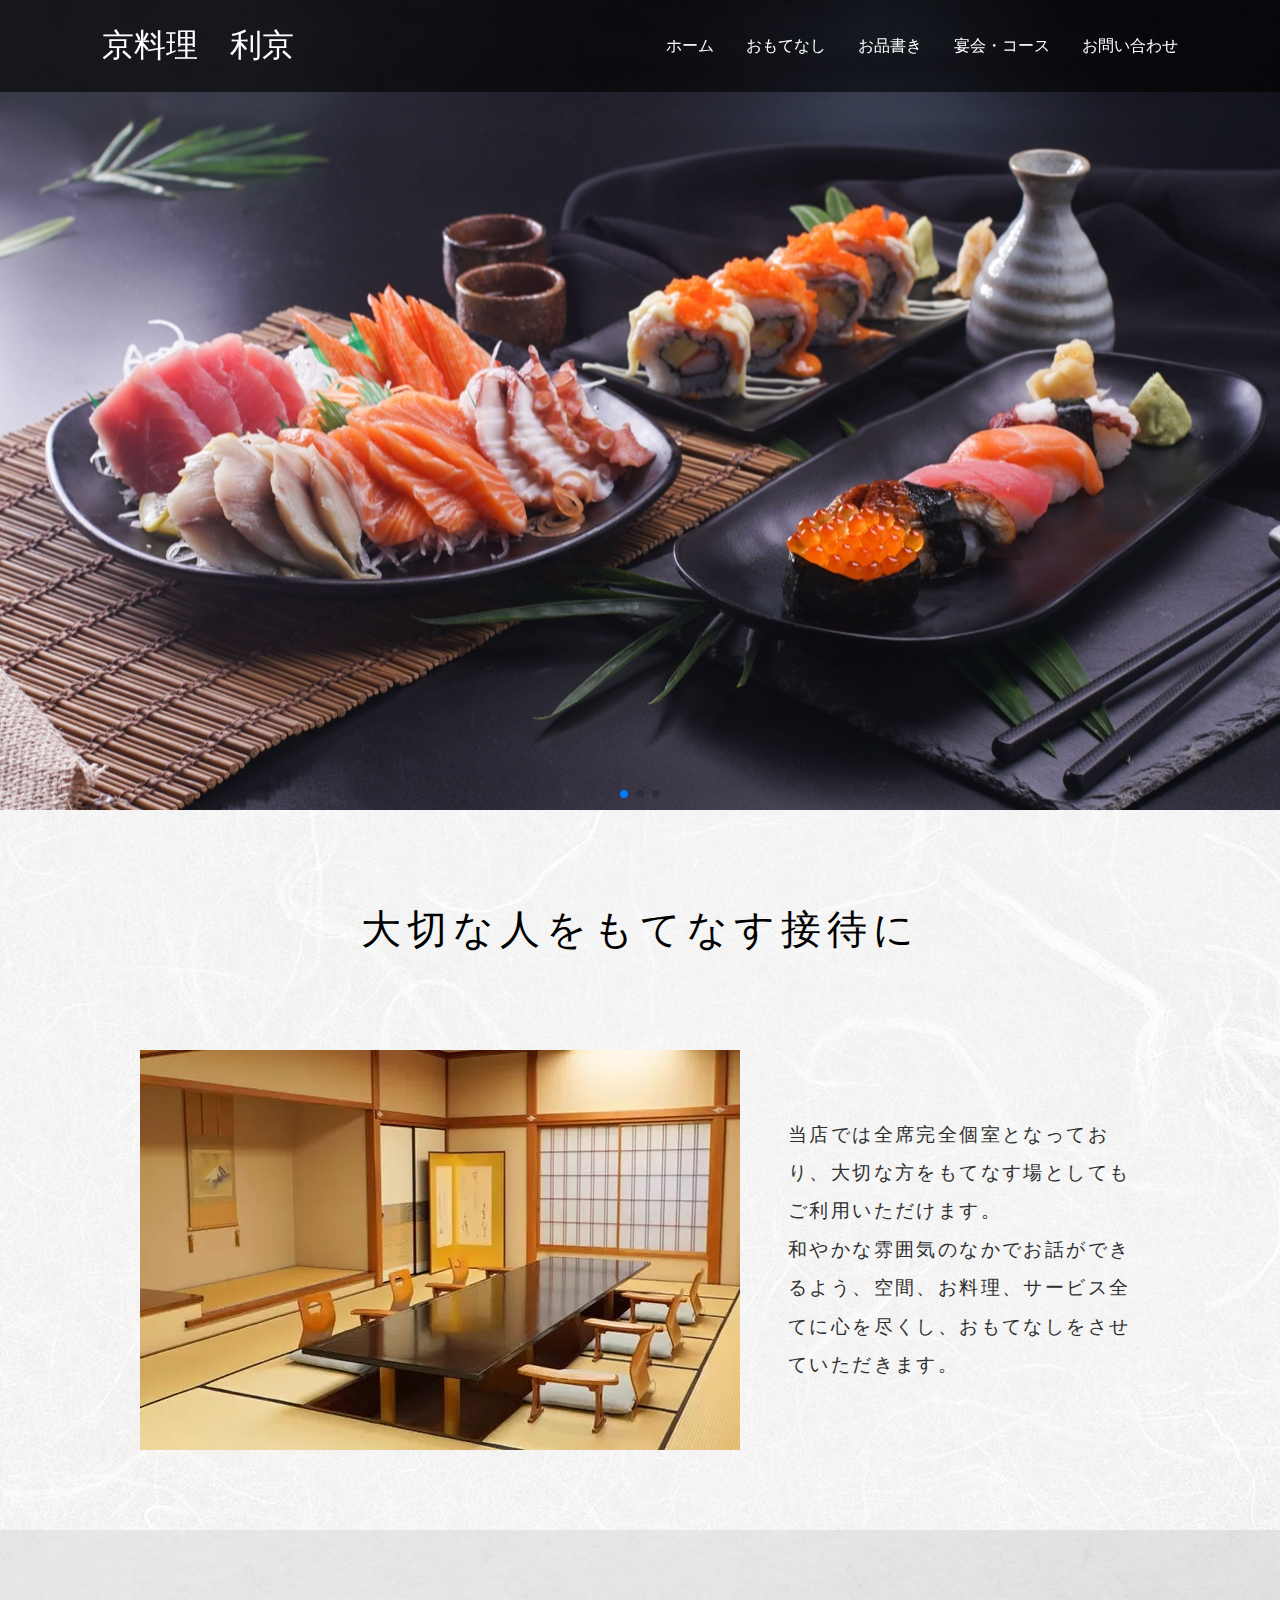
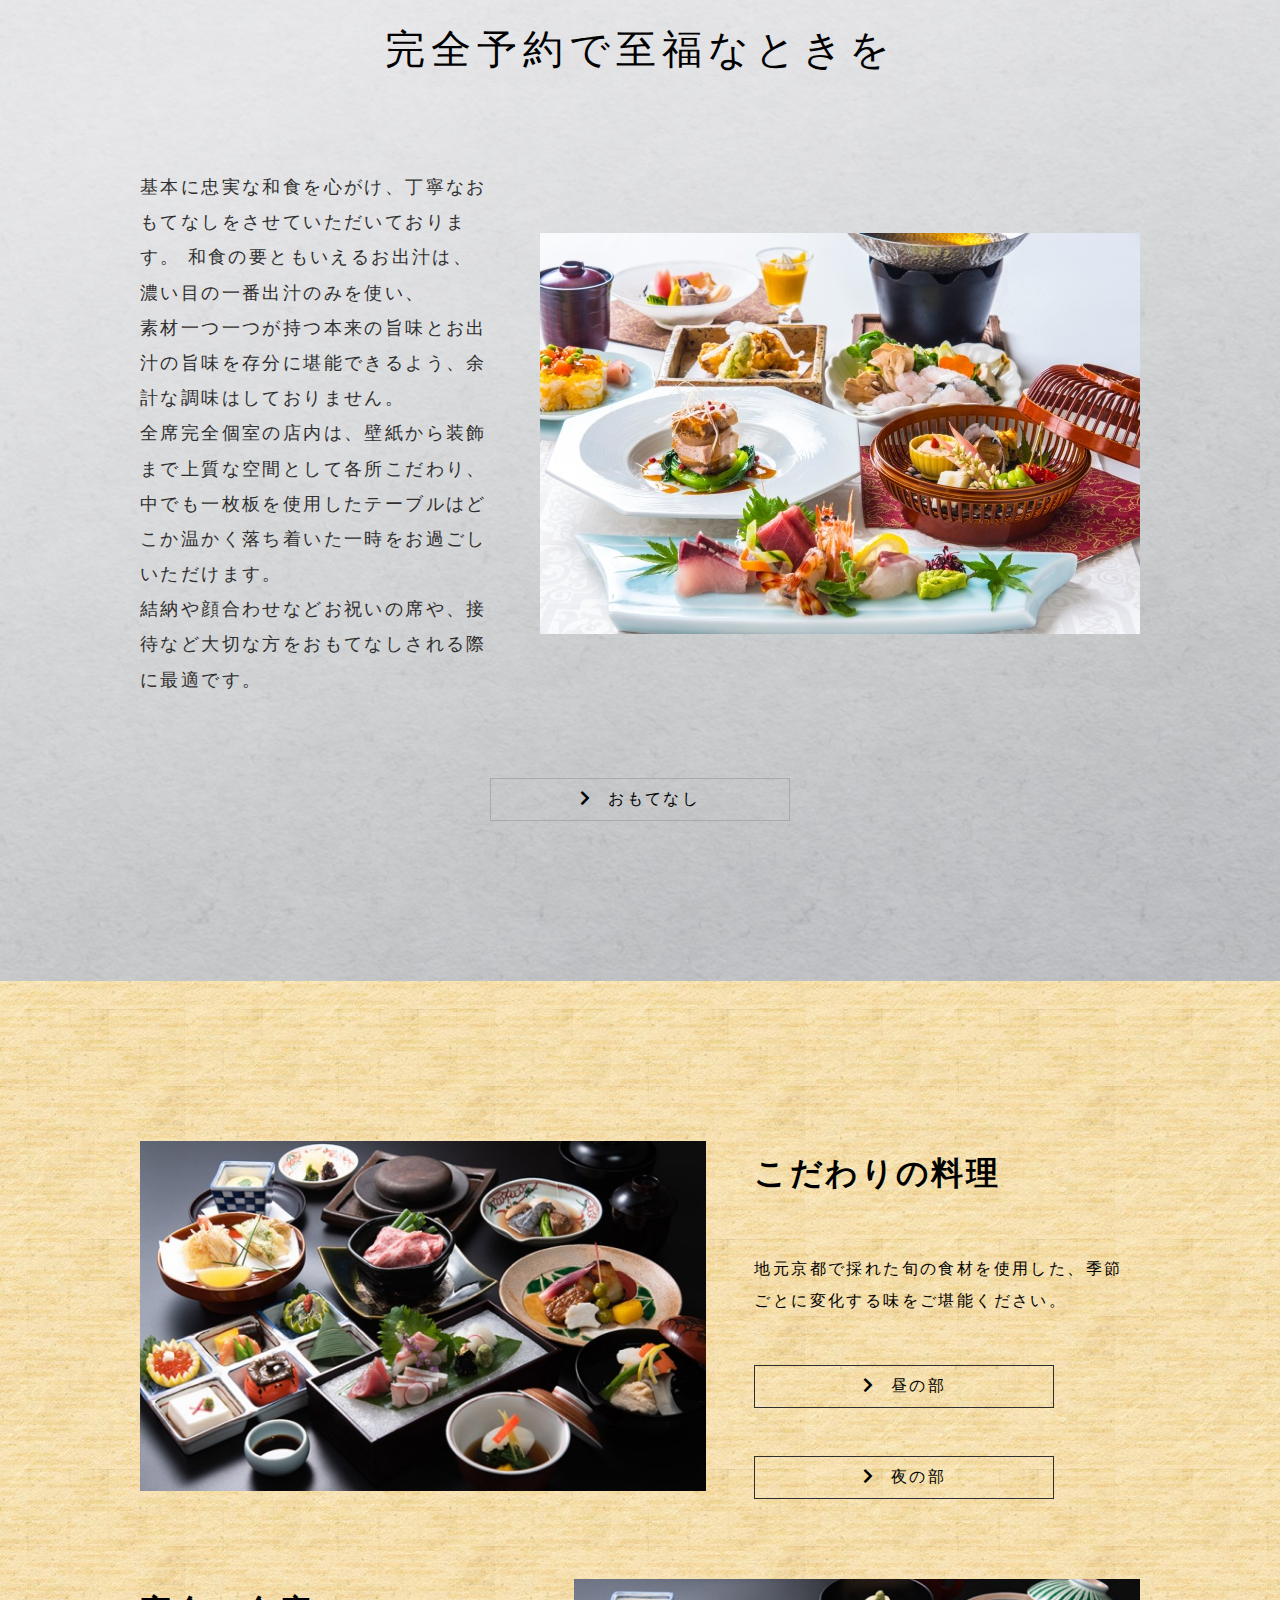
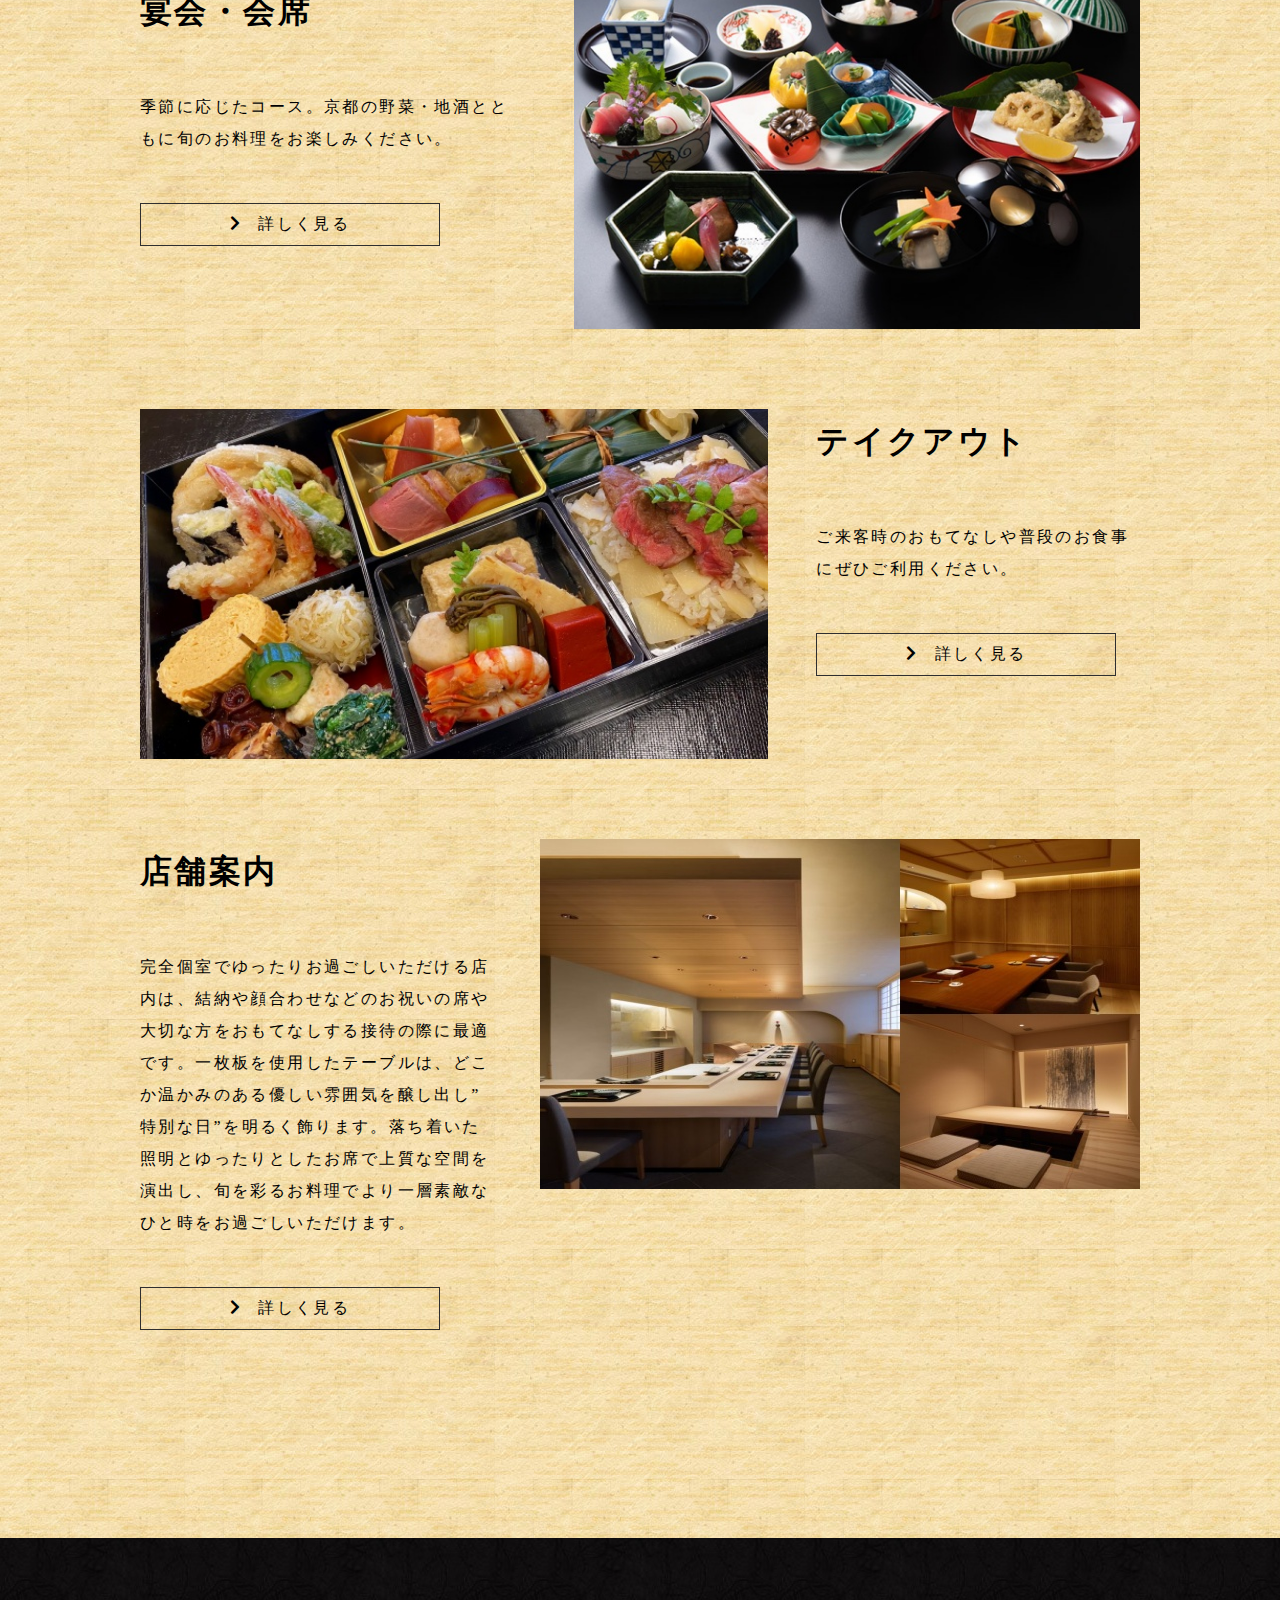
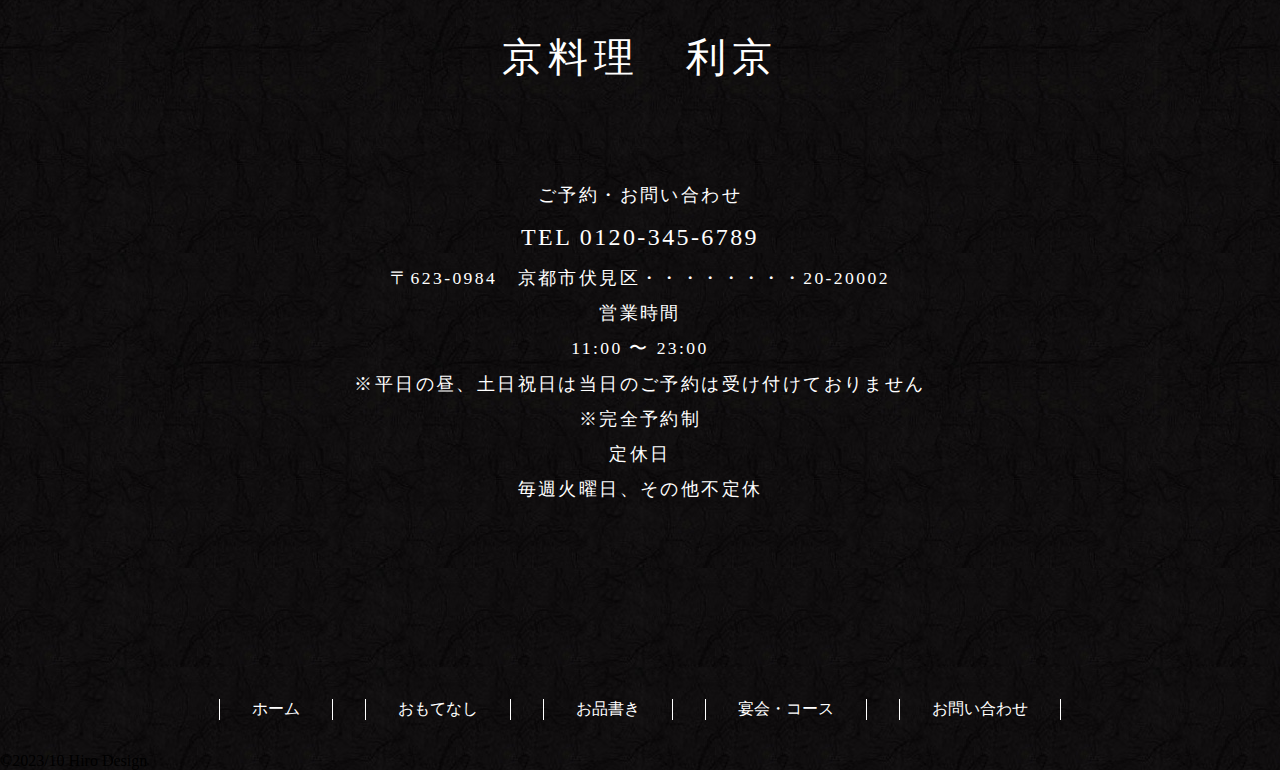
<file: index.html>
<!DOCTYPE html>
<html lang="ja">
<head>
  <meta charset="UTF-8">
  <meta name="viewport" content="width=
  , initial-scale=1.0">
  <title>京料理　利京</title>
  <!-- google fonts -->
  <link href="https: //fonts.googleapis.com/css2? family= Noto+Serif+JP:wght@200;300;400;500;600;700;900 & display=swap" rel="stylesheet">
  <!-- font awesome -->
  <link rel="stylesheet" href="https://cdnjs.cloudflare.com/ajax/libs/font-awesome/5.15.4/css/all.min.css">
  <!-- swiper -->
  <link  rel="stylesheet" href="https://cdn.jsdelivr.net/npm/swiper@9/swiper-bundle.min.css"/>
  <link rel="stylesheet" href="style.css">
</head>
<body>
  
  <header class="header">
    <a href="" class="logo">京料理　利京</a>

    <nav class="navbar">
      <ul>
        <li><a href="index.html">ホーム</a></li>
        <li><a href="about.html">おもてなし</a></li>
        <li><a href="menu.html">お品書き</a></li>
        <li><a href="course.html">宴会・コース</a></li>
        <li><a href="contact.html">お問い合わせ</a></li>
      </ul>
    </nav>
    <div class="fa fa-bars" id="menu-btn"><span>menu</span></div>
  </header>

  <div class="swiper visual">
    <div class="swiper-wrapper">
      <div class="swiper-slide"></div>
      <div class="swiper-slide"></div>
      <div class="swiper-slide"></div>
      <div class="sp-visual">
        <img src="img/visual03.jpg" alt="">
      </div>
    </div>
    <div class="swiper-pagination"></div>
  </div>

  <section class="about">
    <h2 class="heading">大切な人をもてなす接待に</h2>
    <div class="container">
      <div class="about-container">
        <img src="img/visual04.jpg" alt="" width="600" height="400">
        <div class="about-text">
          <p>当店では全席完全個室となっており、大切な方をもてなす場としてもご利用いただけます。</p>
          <p>和やかな雰囲気のなかでお話ができるよう、空間、お料理、サービス全てに心を尽くし、おもてなしをさせていただきます。</p>
        </div>
      </div>
    </div>
  </section>

  <section class="about2">
    <h2 class="heading">完全予約で至福なときを</h2>
    <div class="container">
      <div class="about-container">
        <div class="about-text">
          <p>基本に忠実な和食を心がけ、丁寧なおもてなしをさせていただいております。 和食の要ともいえるお出汁は、濃い目の一番出汁のみを使い、</p>
          <p> 素材一つ一つが持つ本来の旨味とお出汁の旨味を存分に堪能できるよう、余計な調味はしておりません。</p>
          <p>全席完全個室の店内は、壁紙から装飾まで上質な空間として各所こだわり、中でも一枚板を使用したテーブルはどこか温かく落ち着いた一時をお過ごしいただけます。<br>結納や顔合わせなどお祝いの席や、接待など大切な方をおもてなしされる際に最適です。</p>
        </div>
        <img src="img/menu01.jpg" alt="" width="600" height="400">
      </div>
      <a href="about.html"><i class="fas fa-chevron-right"></i>おもてなし</a>
    </div>
  </section>

  <section class="menu">
    <h2 class="heading"></h2>
    <div class="container">
      <div class="box">
        <img src="img/menu03.JPEG" alt="" width="600" height="350">
        <div class="box-text">
          <h3 class="ttl">こだわりの料理</h3>
          <p>地元京都で採れた旬の食材を使用した、季節ごとに変化する味をご堪能ください。</p>
          <a href="menu.html"><i class="fas fa-chevron-right"></i>昼の部</a>
          <a href="menu.html"><i class="fas fa-chevron-right"></i>夜の部</a>
        </div>
      </div>
      <div class="box">
        <img src="img/menu04.JPEG" alt="" width="600" height="350">
        <div class="box-text">
          <h3 class="ttl">宴会・会席</h3>
          <p>季節に応じたコース。京都の野菜・地酒とともに旬のお料理をお楽しみください。</p>
          <a href="course.html"><i class="fas fa-chevron-right"></i>詳しく見る</a>
        </div>
      </div>
      <div class="box">
        <img src="img/menu06.jpg" alt="" width="600" height="350">
        <div class="box-text">
          <h3 class="ttl">テイクアウト</h3>
          <p>ご来客時のおもてなしや普段のお食事にぜひご利用ください。</p>
          <a href="menu.html"><i class="fas fa-chevron-right"></i>詳しく見る</a>
        </div>
      </div>
      <div class="box">
        <img src="img/item01.jpg" alt="" width="600" height="350">
        <div class="box-text">
          <h3 class="ttl">店舗案内</h3>
          <p>完全個室でゆったりお過ごしいただける店内は、結納や顔合わせなどのお祝いの席や大切な方をおもてなしする接待の際に最適です。一枚板を使用したテーブルは、どこか温かみのある優しい雰囲気を醸し出し”特別な日”を明るく飾ります。落ち着いた照明とゆったりとしたお席で上質な空間を演出し、旬を彩るお料理でより一層素敵なひと時をお過ごしいただけます。</p>
          <a href=""><i class="fas fa-chevron-right"></i>詳しく見る</a>
        </div>
      </div>
    </div>
  </section>

  <section class="contact">
    <h2 class="heading">京料理　利京</h2>
    <div class="container">
      <div class="contact-box">
        <span>ご予約・お問い合わせ</span>
        <p>TEL 0120-345-6789</p>
        <p>〒623-0984　京都市伏見区・・・・・・・・20-20002</p>
        <span>営業時間</span>
        <p>11:00 〜 23:00</p>
        <p>※平日の昼、土日祝日は当日のご予約は受け付けておりません</p>
        <p>※完全予約制</p>
        <span>定休日</span>
        <p>毎週火曜日、その他不定休</p>
      </div>
    </div>
  </section>

  <footer class="footer">
    <div class="footer-area">
      <ul>
        <li><a href="index.html">ホーム</a></li>
        <li><a href="about.html">おもてなし</a></li>
        <li><a href="menu.html">お品書き</a></li>
        <li><a href="course.html">宴会・コース</a></li>
        <li><a href="contact.html">お問い合わせ</a></li>
      </ul>
    </div>
    <div class="copy">
      <p>&copy;2023/10 <span>Hiro Design</span></p>
    </div>
  </footer>

  <script src="https://cdn.jsdelivr.net/npm/swiper@9/swiper-bundle.min.js"></script>
  <script src="script.js" defer></script>
</body>
</html>
</file>
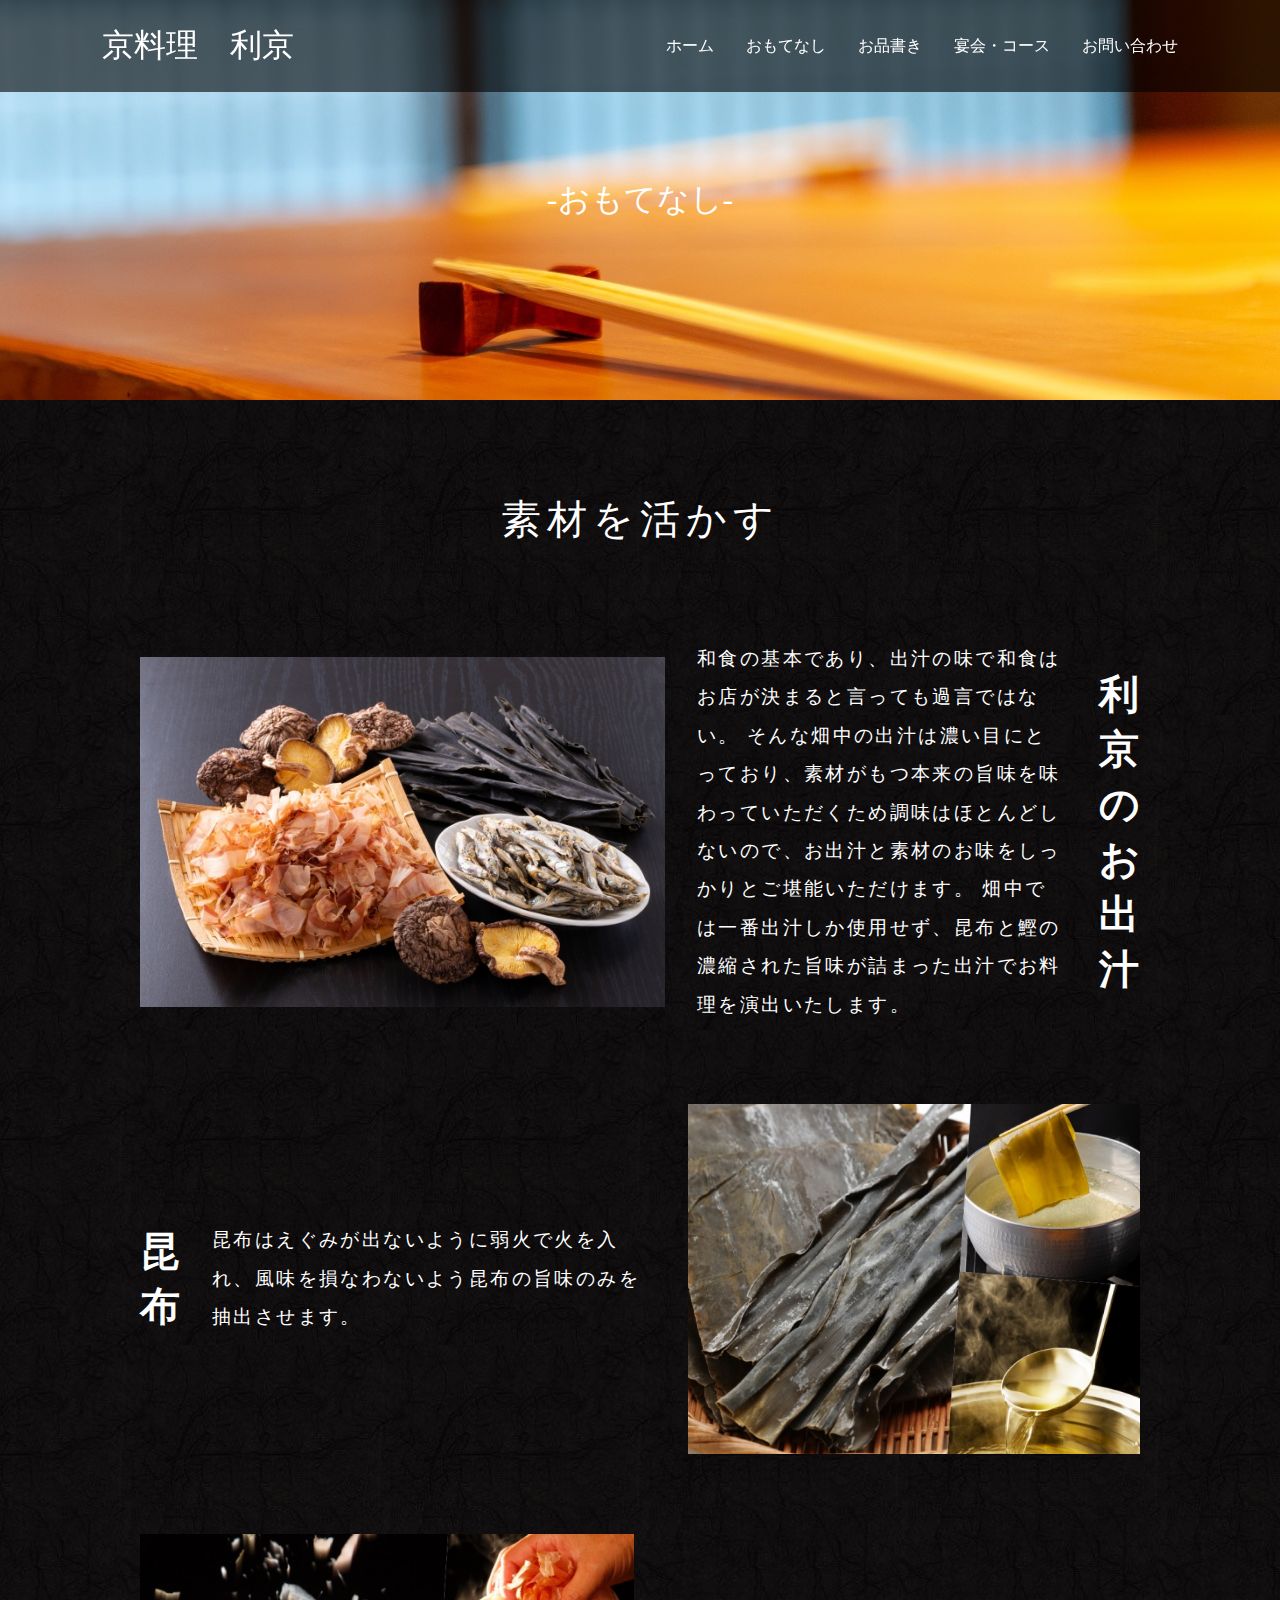
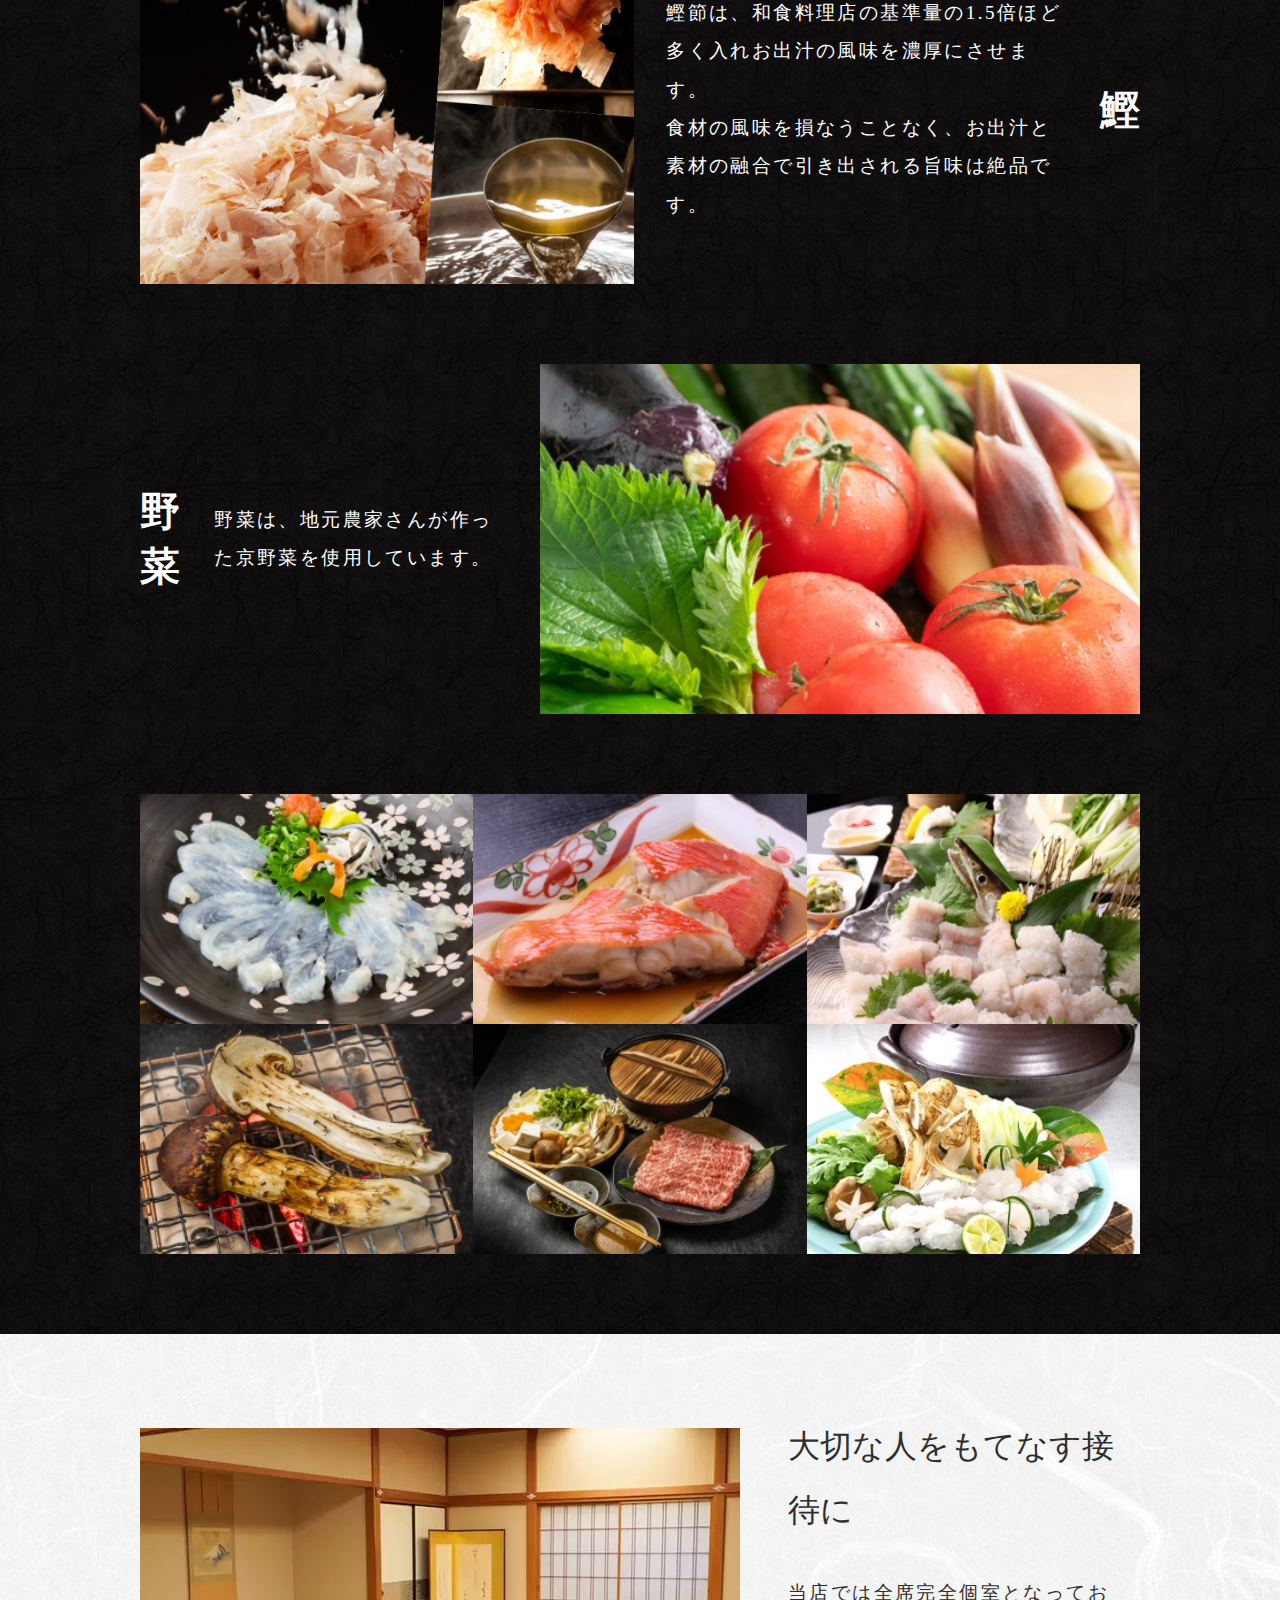
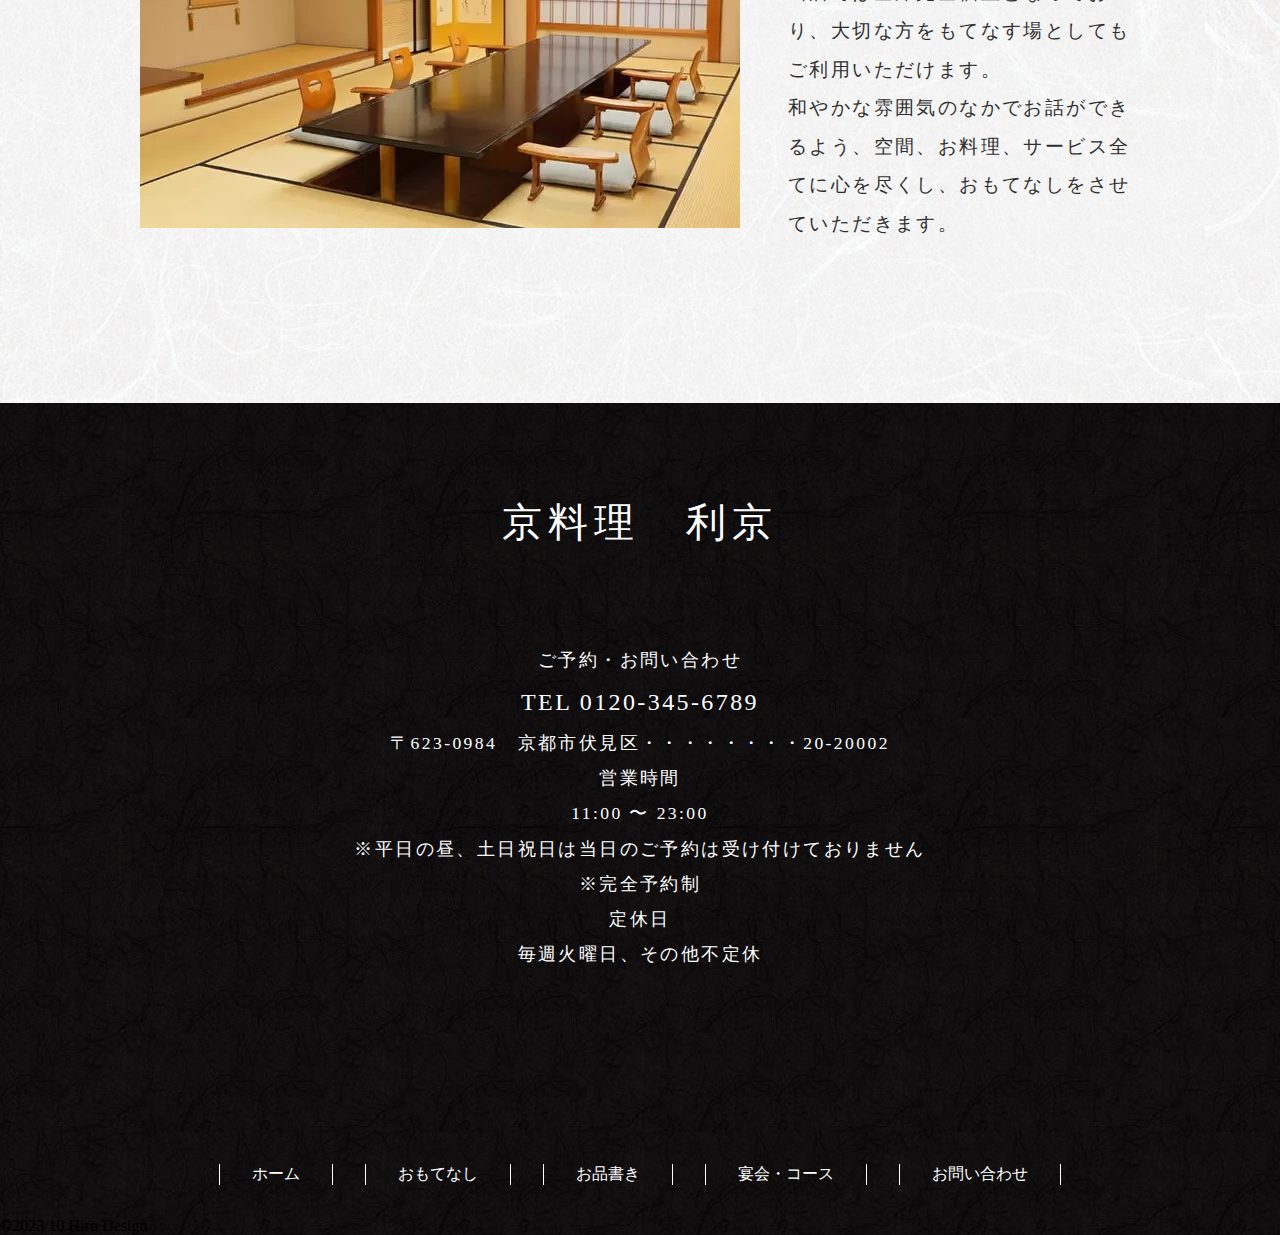
<file: about.html>
<!DOCTYPE html>
<html lang="ja">
<head>
  <meta charset="UTF-8">
  <meta name="viewport" content="width=
  , initial-scale=1.0">
  <title>京料理　利京</title>
  <!-- google fonts -->
  <link href="https: //fonts.googleapis.com/css2? family= Noto+Serif+JP:wght@200;300;400;500;600;700;900 & display=swap" rel="stylesheet">
  <!-- font awesome -->
  <link rel="stylesheet" href="https://cdnjs.cloudflare.com/ajax/libs/font-awesome/5.15.4/css/all.min.css">
  <!-- swiper -->
  <link  rel="stylesheet" href="https://cdn.jsdelivr.net/npm/swiper@9/swiper-bundle.min.css"/>
  <link rel="stylesheet" href="style.css">
</head>
<body>
  
  <header class="header">
    <a href="" class="logo">京料理　利京</a>

    <nav class="navbar">
      <ul>
        <li><a href="index.html">ホーム</a></li>
        <li><a href="about.html">おもてなし</a></li>
        <li><a href="menu.html">お品書き</a></li>
        <li><a href="course.html">宴会・コース</a></li>
        <li><a href="contact.html">お問い合わせ</a></li>
      </ul>
    </nav>
    <div class="fa fa-bars" id="menu-btn"><span>menu</span></div>
  </header>

  <div class="visual-area">
    <img src="img/about-viusal.jpg" alt="">
    <p>おもてなし</p>
  </div>

  <section class="about-area">
    <!-- <h2 class="heading">素材を活かす出汁</h2> -->
    <h2 class="heading">素材を活かす</h2>
    <div class="container">
      <div class="about-box">
        <h3>利京のお出汁</h3>
        <p>和食の基本であり、出汁の味で和食はお店が決まると言っても過言ではない。
          そんな畑中の出汁は濃い目にとっており、素材がもつ本来の旨味を味わっていただくため調味はほとんどしないので、お出汁と素材のお味をしっかりとご堪能いただけます。
          畑中では一番出汁しか使用せず、昆布と鰹の濃縮された旨味が詰まった出汁でお料理を演出いたします。</p>
          <img src="img/about01.jpg" alt="">
      </div>
      <div class="about-box">
        <h3>昆布</h3>
        <p>昆布はえぐみが出ないように弱火で火を入れ、風味を損なわないよう昆布の旨味のみを抽出させます。</p>
          <img src="img/about02.jpg" alt="">
      </div>
      <div class="about-box">
        <h3>鰹</h3>
        <p>鰹節は、和食料理店の基準量の1.5倍ほど
          多く入れお出汁の風味を濃厚にさせます。<br>
          食材の風味を損なうことなく、お出汁と素材の融合で引き出される旨味は絶品です。</p>
          <img src="img/about03.jpg" alt="">
      </div>
      <div class="about-box">
        <h3>野菜</h3>
        <p>野菜は、地元農家さんが作った京野菜を使用しています。</p>
          <img src="img/about05.JPEG" alt="">
      </div>
      <div class="banner">
        <ul>
          <li><img src="img/menu07.jpg" alt=""></li>
          <li><img src="img/menu08.jpg" alt=""></li>
          <li><img src="img/menu09.jpg" alt=""></li>
          <li><img src="img/menu10.jpg" alt=""></li>
          <li><img src="img/menu13.jpg" alt=""></li>
          <li><img src="img/menu12.JPEG" alt=""></li>
        </ul>
      </div>
     
    </div>

  </section>

  <section class="about">
    <div class="container">
      <div class="about-container">
        <img src="img/visual04.jpg" alt="" width="600" height="400">
        <div class="about-text">
          <h3>大切な人をもてなす接待に</h3>
          <p>当店では全席完全個室となっており、大切な方をもてなす場としてもご利用いただけます。</p>
          <p>和やかな雰囲気のなかでお話ができるよう、空間、お料理、サービス全てに心を尽くし、おもてなしをさせていただきます。</p>
        </div>
      </div>
    </div>
  </section>

  <section class="contact">
    <h2 class="heading">京料理　利京</h2>
    <div class="container">
      <div class="contact-box">
        <span>ご予約・お問い合わせ</span>
        <p>TEL 0120-345-6789</p>
        <p>〒623-0984　京都市伏見区・・・・・・・・20-20002</p>
        <span>営業時間</span>
        <p>11:00 〜 23:00</p>
        <p>※平日の昼、土日祝日は当日のご予約は受け付けておりません</p>
        <p>※完全予約制</p>
        <span>定休日</span>
        <p>毎週火曜日、その他不定休</p>
      </div>
    </div>
  </section>
 
  <footer class="footer">
    <div class="footer-area">
      <ul>
        <li><a href="index.html">ホーム</a></li>
        <li><a href="about.html">おもてなし</a></li>
        <li><a href="menu.html">お品書き</a></li>
        <li><a href="course.html">宴会・コース</a></li>
        <li><a href="contact.html">お問い合わせ</a></li>
      </ul>
    </div>
    <div class="copy">
      <p>&copy;2023/10 <span>Hiro Design</span></p>
    </div>
  </footer>

  <script src="https://cdn.jsdelivr.net/npm/swiper@9/swiper-bundle.min.js"></script>
  <script src="script.js" defer></script>
</body>
</html>
</file>
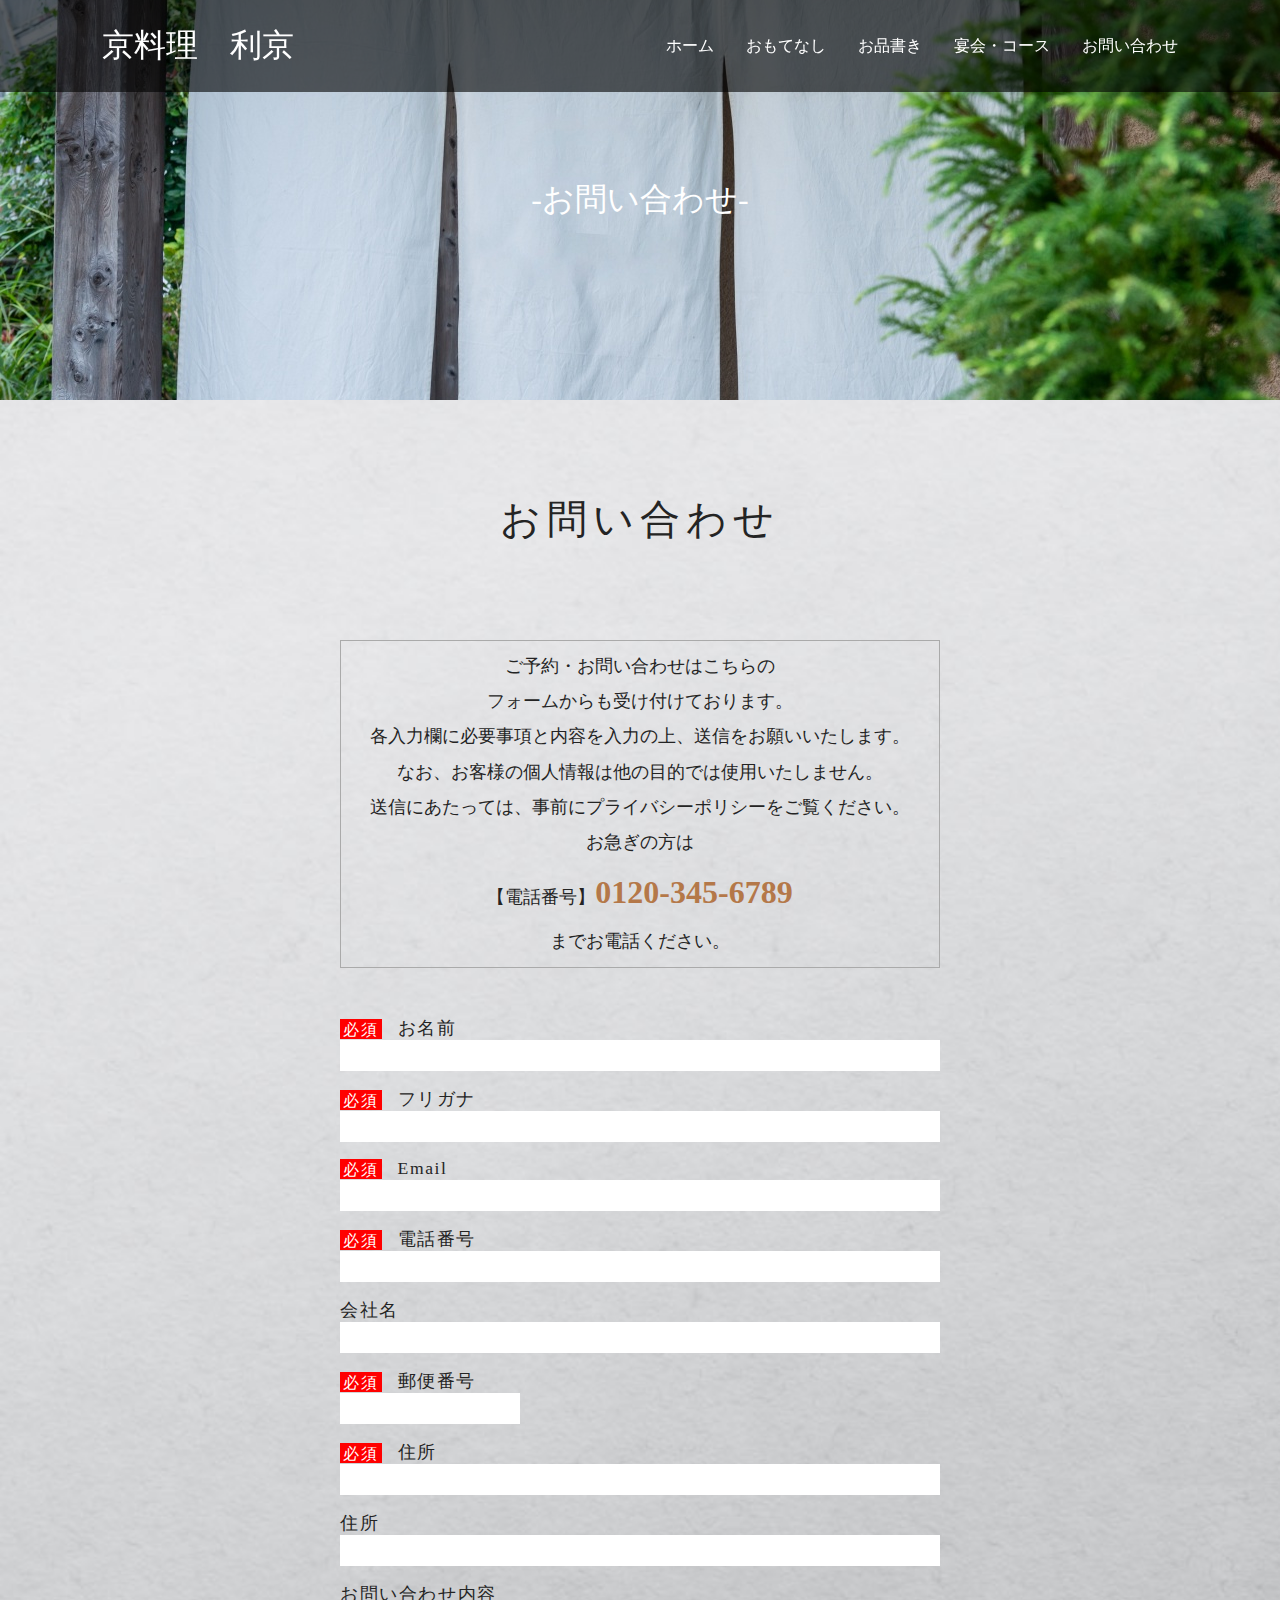
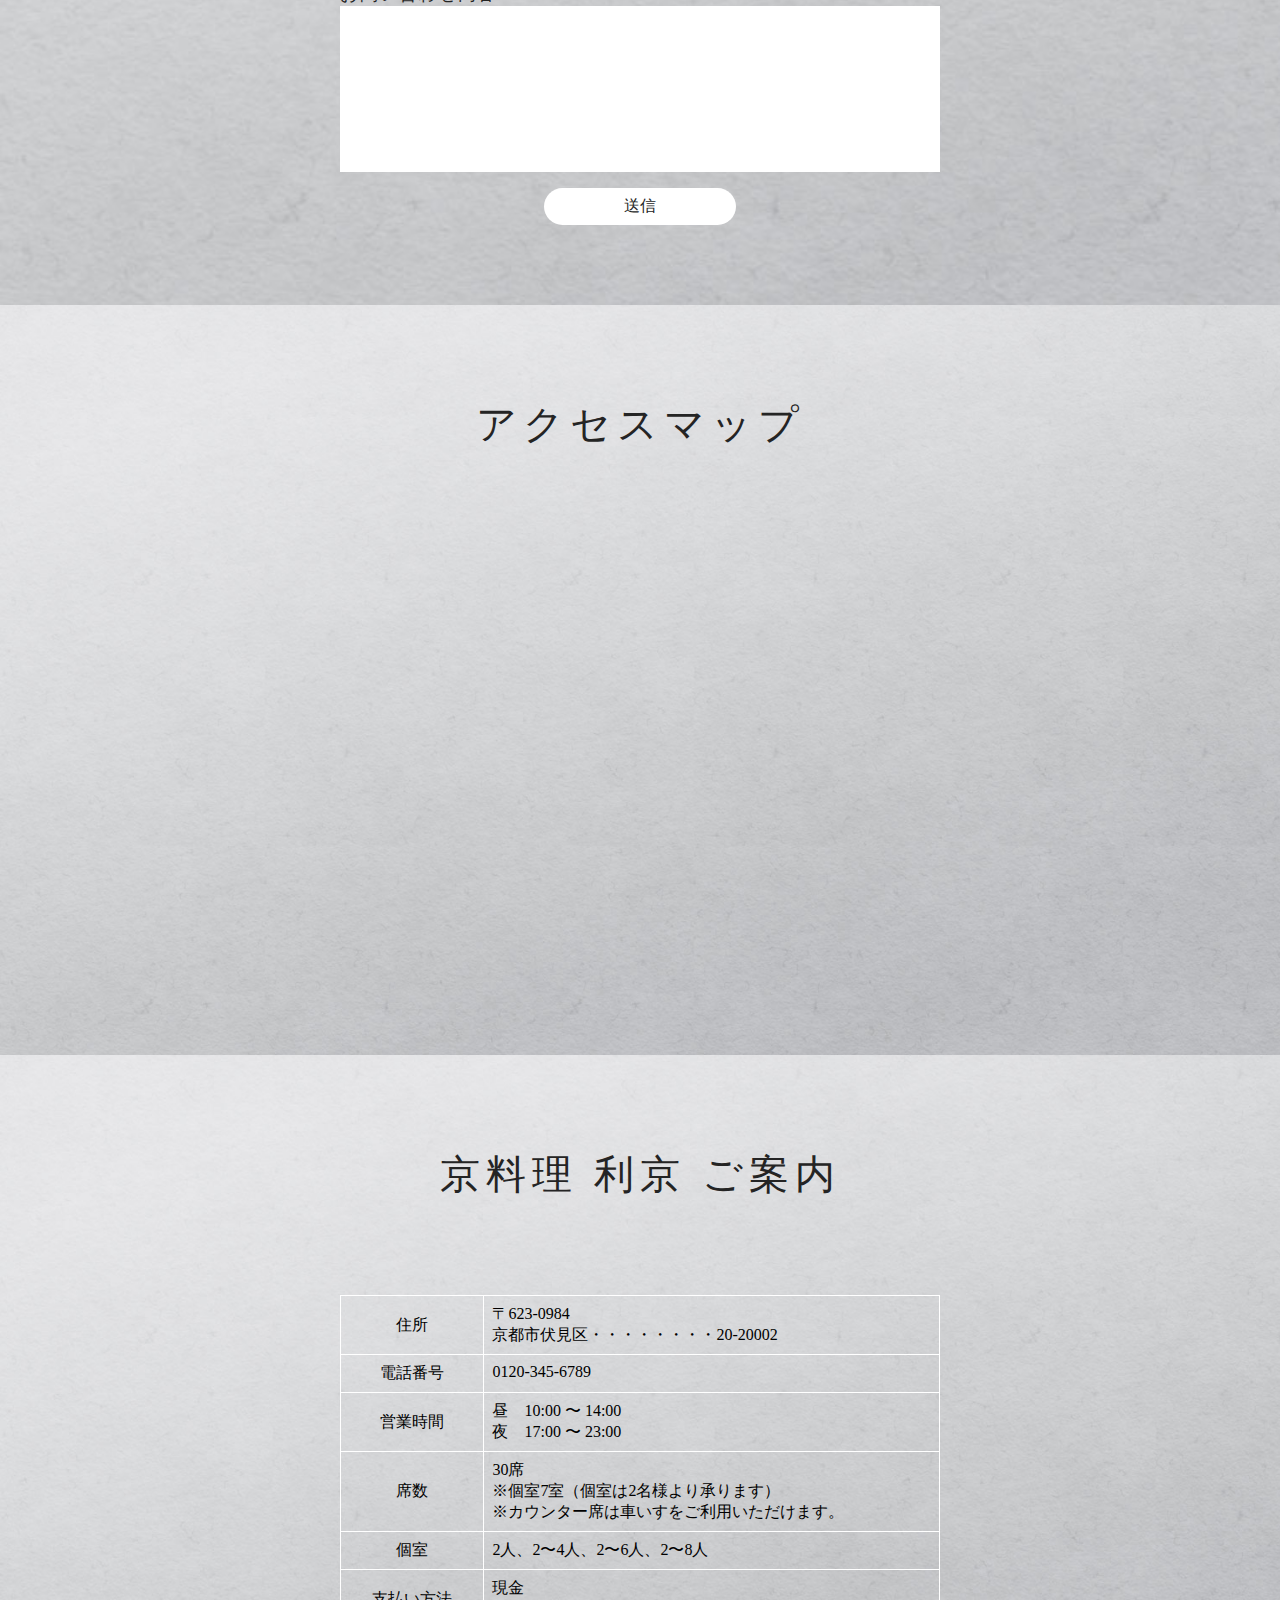
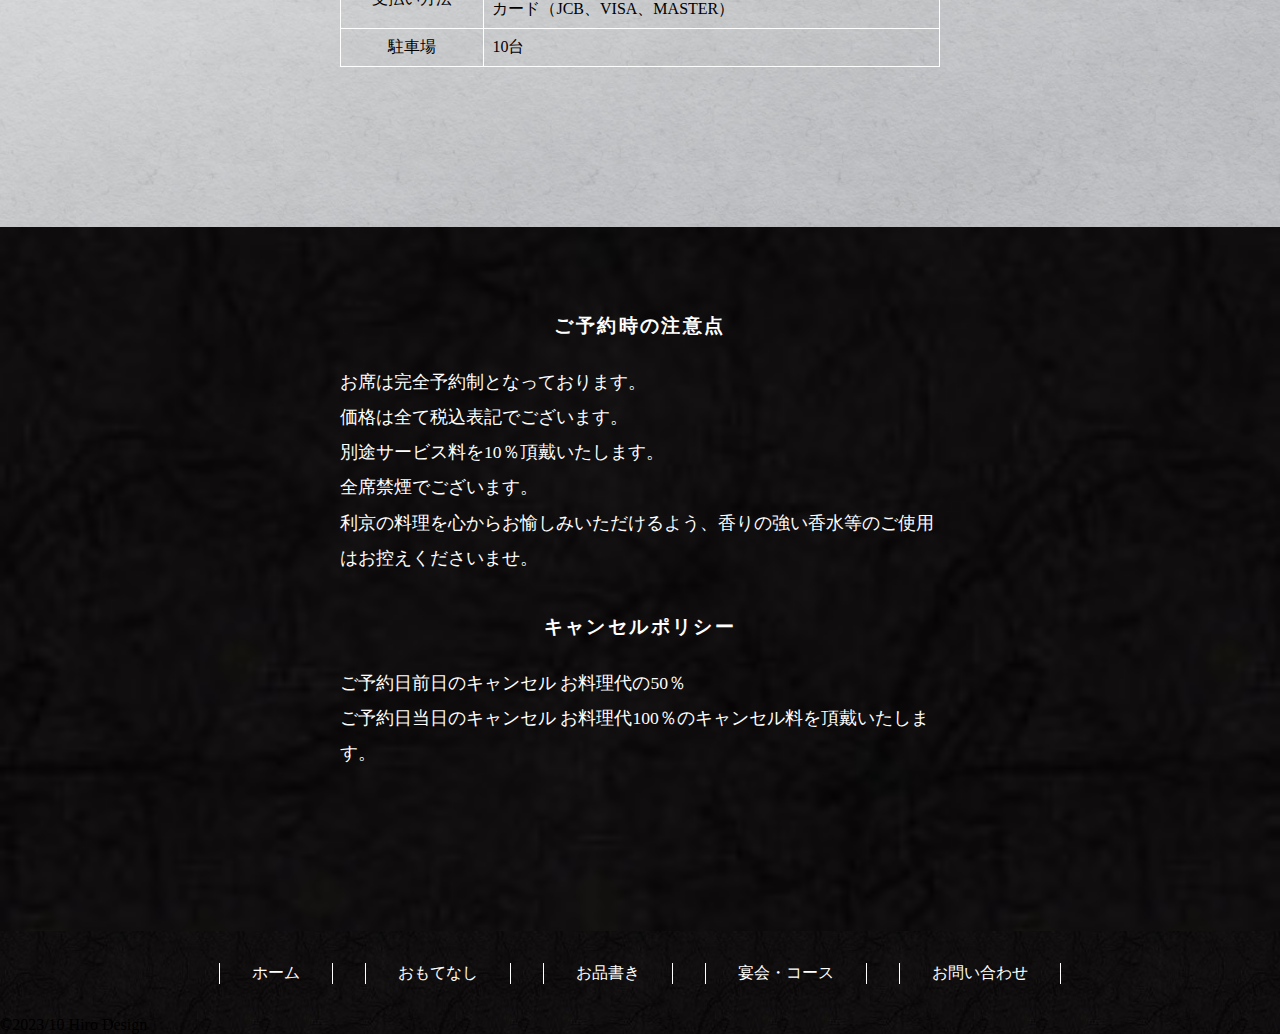
<file: contact.html>
<!DOCTYPE html>
<html lang="ja">
<head>
  <meta charset="UTF-8">
  <meta name="viewport" content="width=
  , initial-scale=1.0">
  <title>京料理　利京</title>
  <!-- google fonts -->
  <link href="https: //fonts.googleapis.com/css2? family= Noto+Serif+JP:wght@200;300;400;500;600;700;900 & display=swap" rel="stylesheet">
  <!-- font awesome -->
  <link rel="stylesheet" href="https://cdnjs.cloudflare.com/ajax/libs/font-awesome/5.15.4/css/all.min.css">
  <!-- swiper -->
  <link  rel="stylesheet" href="https://cdn.jsdelivr.net/npm/swiper@9/swiper-bundle.min.css"/>
  <link rel="stylesheet" href="style.css">
</head>
<body>
  
  <header class="header">
    <a href="" class="logo">京料理　利京</a>

    <nav class="navbar">
      <ul>
        <li><a href="index.html">ホーム</a></li>
        <li><a href="about.html">おもてなし</a></li>
        <li><a href="menu.html">お品書き</a></li>
        <li><a href="course.html">宴会・コース</a></li>
        <li><a href="contact.html">お問い合わせ</a></li>
      </ul>
    </nav>
    <div class="fa fa-bars" id="menu-btn"><span>menu</span></div>
  </header>

  <div class="visual-area">
    <img src="img/visual03.jpg" alt="">
    <p>お問い合わせ</p>
  </div>

  <section class="contact-area contact">
    <h2 class="heading">お問い合わせ</h2>
    <p>ご予約・お問い合わせはこちらの<br>フォームからも受け付けております。<br>
      各入力欄に必要事項と内容を入力の上、送信をお願いいたします。<br>
      なお、お客様の個人情報は他の目的では使用いたしません。<br>
      送信にあたっては、事前にプライバシーポリシーをご覧ください。<br>
      お急ぎの方は <br>【電話番号】<span>0120-345-6789</span><br>までお電話ください。</p>
    <div class="container contact-container">
      <form action="">
        <div>
          <label for="name"><span>必須</span>お名前</label>
          <input type="text" id="name" autocomplete="username">
        </div>
        <div>
          <label for="katakana"><span>必須</span>フリガナ</label>
          <input type="text" id="katakana" name="katakana">
        </div>
        <div>
          <label for="email"><span>必須</span>Email</label>
          <input type="email" id="email" autocomplete="email">
        </div>
        <div>
          <label for="tel"><span>必須</span>電話番号</label>
          <input type="tel" id="tel" autocomplete="tel">
        </div>
        <div>
          <label for="company">会社名</label>
          <input type="text" id="company">
        </div>
        <div class="half">
          <label for="text"><span>必須</span>郵便番号</label>
          <input type="text" name="text" autocomplete="postal-code">
        </div>
        <div>
          <label for="address"><span>必須</span>住所</label>
          <input type="text" name="address" autocomplete="address-level1">
        </div>
        <div>
          <label for="address">住所</label>
          <input type="text" name="address" autocomplete="address-level2">
        </div>
        <div>
          <label for="message">お問い合わせ内容</label>
          <textarea name="message" id="message" cols="30" rows="10"></textarea>
        </div>
      </form>
      <button type="submit" class="btn">送信</button>
    </div>
  </section>

  <section class="contact-area map">
    <h2 class="heading">アクセスマップ</h2>
    <div class="container">
      <iframe src="https://www.google.com/maps/embed?pb=!1m18!1m12!1m3!1d3268.0254755095243!2d135.7710773!3d35.0060674!2m3!1f0!2f0!3f0!3m2!1i1024!2i768!4f13.1!3m3!1m2!1s0x600108952b0561f1%3A0x1073a17197859cf3!2z5Lqs6YO95bqc5Lqs6YO95biC5Lit5Lqs5Yy6IOWFiOaWl-eUuumAmg!5e0!3m2!1sja!2sjp!4v1696749518083!5m2!1sja!2sjp" width="600" height="350" style="border:0;" allowfullscreen="" loading="lazy" referrerpolicy="no-referrer-when-downgrade"></iframe>
    </div>
  </section>

  <section class="contact-area">
    <h2 class="heading">京料理 利京 ご案内</h2>
    <div class="container contact-container">
      <tbody>
        <table>
          <tr>
            <th>住所</th>
            <td>〒623-0984 <br> 京都市伏見区・・・・・・・・20-20002</td>
          </tr>
          <tr>
            <th>電話番号</th>
            <td>0120-345-6789</td>
          </tr>
          <tr>
            <th>営業時間</th>
            <td>昼　10:00 〜 14:00
            <br>夜　17:00 〜 23:00</td>
          </tr>
          <tr>
            <th>席数</th>
            <td>30席<br>
              ※個室7室（個室は2名様より承ります）<br>
              ※カウンター席は車いすをご利用いただけます。
            </td>
          </tr>
          <tr>
            <th>個室</th>
            <td>2人、2〜4人、2〜6人、2〜8人</td>
          </tr>
          <tr>
            <th>支払い方法</th>
            <td>現金 <br>
              カード（JCB、VISA、MASTER）
            </td>
          </tr>
          <tr>
            <th>駐車場</th>
            <td>10台</td>
          </tr>
        </table>
      </tbody>
    </div>
  </section>

  <section class="contact-area policy-area">
    <div class="container contact-container">
      <h3>ご予約時の注意点</h3>
      <ul>
        <li>お席は完全予約制となっております。</li>
        <li>価格は全て税込表記でございます。</li>
        <li>別途サービス料を10％頂戴いたします。</li>
        <li>全席禁煙でございます。</li>
        <li>利京の料理を心からお愉しみいただけるよう、香りの強い香水等のご使用はお控えくださいませ。</li>
      </ul>
    </div>
    <div class="container contact-container">
      <h3>キャンセルポリシー</h3>
      <ul>
        <li>ご予約日前日のキャンセル お料理代の50％</li>
        <li>ご予約日当日のキャンセル お料理代100％のキャンセル料を頂戴いたします。</li>
      </ul>
    </div>
  </section>

  <!-- <section class="contact-area">
    <h3>キャンセルポリシー</h3>
    <div class="container contact-container">
      <ul>
        <li>ご予約日前日のキャンセル お料理代の50％</li>
        <li>ご予約日当日のキャンセル お料理代100％のキャンセル料を頂戴いたします。</li>
      </ul>
    </div>
  </section> -->

 
  <footer class="footer">
    <div class="footer-area">
      <ul>
        <li><a href="index.html">ホーム</a></li>
        <li><a href="about.html">おもてなし</a></li>
        <li><a href="menu.html">お品書き</a></li>
        <li><a href="course.html">宴会・コース</a></li>
        <li><a href="contact.html">お問い合わせ</a></li>
      </ul>
    </div>
    <div class="copy">
      <p>&copy;2023/10 <span>Hiro Design</span></p>
    </div>
  </footer>

  <script src="https://cdn.jsdelivr.net/npm/swiper@9/swiper-bundle.min.js"></script>
  <script src="script.js" defer></script>
</body>
</html>
</file>
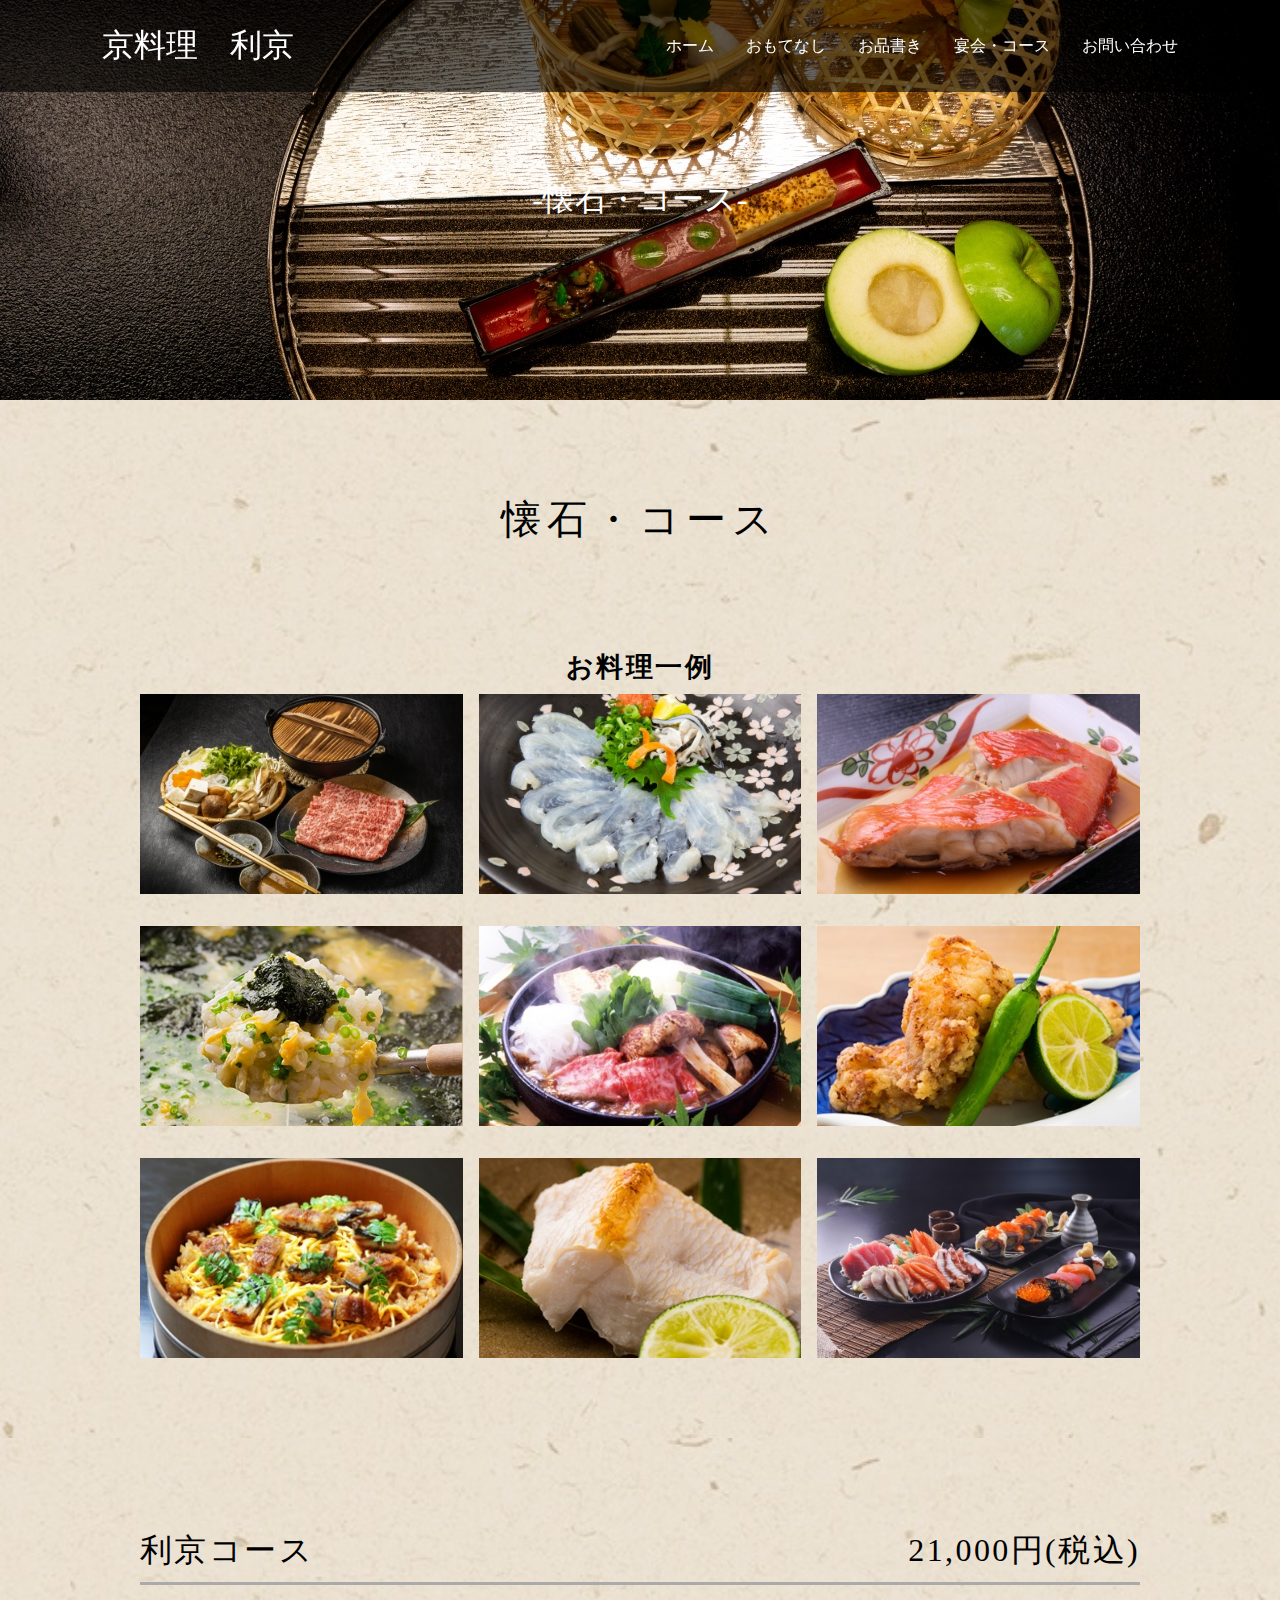
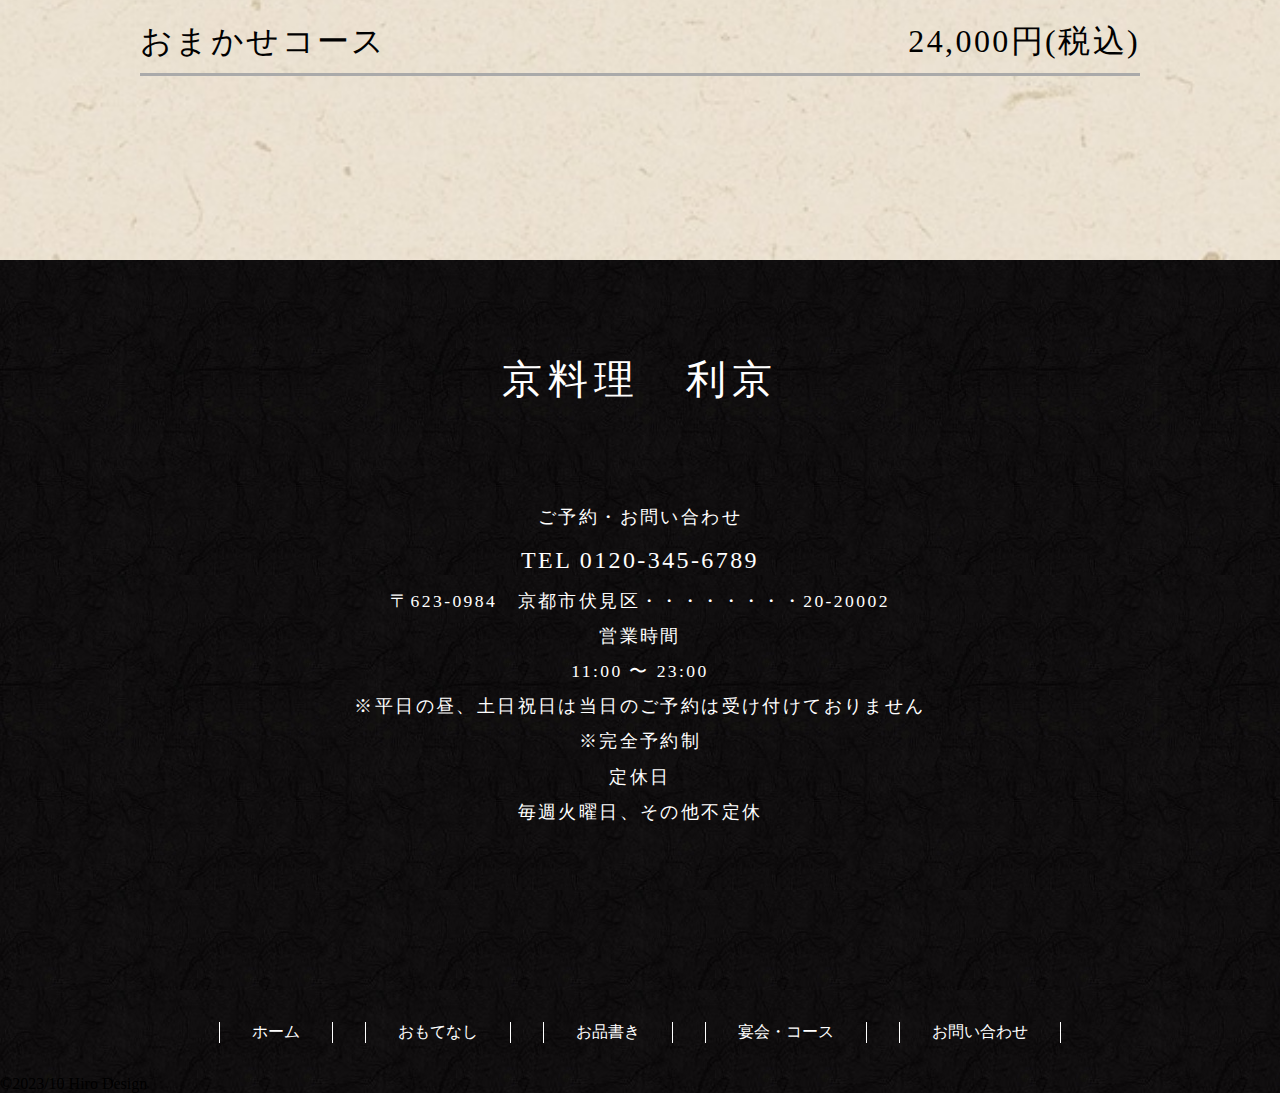
<file: course.html>
<!DOCTYPE html>
<html lang="ja">
<head>
  <meta charset="UTF-8">
  <meta name="viewport" content="width=
  , initial-scale=1.0">
  <title>京料理　利京</title>
  <!-- google fonts -->
  <link href="https: //fonts.googleapis.com/css2? family= Noto+Serif+JP:wght@200;300;400;500;600;700;900 & display=swap" rel="stylesheet">
  <!-- font awesome -->
  <link rel="stylesheet" href="https://cdnjs.cloudflare.com/ajax/libs/font-awesome/5.15.4/css/all.min.css">
  <!-- swiper -->
  <link  rel="stylesheet" href="https://cdn.jsdelivr.net/npm/swiper@9/swiper-bundle.min.css"/>
  <link rel="stylesheet" href="style.css">
</head>
<body>
  
  <header class="header">
    <a href="" class="logo">京料理　利京</a>

    <nav class="navbar">
      <ul>
        <li><a href="index.html">ホーム</a></li>
        <li><a href="about.html">おもてなし</a></li>
        <li><a href="menu.html">お品書き</a></li>
        <li><a href="course.html">宴会・コース</a></li>
        <li><a href="contact.html">お問い合わせ</a></li>
      </ul>
    </nav>
    <div class="fa fa-bars" id="menu-btn"><span>menu</span></div>
  </header>

  <div class="visual-area">
    <img src="img/visual02.jpg" alt="">
    <p>懐石・コース</p>
  </div>

  <section class="course-area">
    <h2 class="heading">懐石・コース</h2>
    <div class="container">
      <p>お料理一例</p>
      <div class="course">
       <ul>
        <li><img src="img/course01.jpg" alt=""></li>
        <li><img src="img/course02.jpg" alt=""></li>
        <li><img src="img/course03.jpg" alt=""></li>
        <li><img src="img/course04.JPEG" alt=""></li>
        <li><img src="img/course05.JPEG" alt=""></li>
        <li><img src="img/course06.JPEG" alt=""></li>
        <li><img src="img/course07.JPEG" alt=""></li>
        <li><img src="img/course08.JPEG" alt=""></li>
        <li><img src="img/course10.jpg" alt=""></li>
       </ul>
      </div>
    </div>
  </section>

  <section class="course-area">
    <div class="container">
      <div class="course-list">
        <ul>
          <li><h3>利京コース<br class="sp"><span>21,000円(税込)</span></h3></li>
          <li><h3>おまかせコース<br class="sp"> <span>24,000円(税込)</span></h3></li>
        </ul>
      </div>
    </div>
  </section>


  <section class="contact">
    <h2 class="heading">京料理　利京</h2>
    <div class="container">
      <div class="contact-box">
        <span>ご予約・お問い合わせ</span>
        <p>TEL 0120-345-6789</p>
        <p>〒623-0984　京都市伏見区・・・・・・・・20-20002</p>
        <span>営業時間</span>
        <p>11:00 〜 23:00</p>
        <p>※平日の昼、土日祝日は当日のご予約は受け付けておりません</p>
        <p>※完全予約制</p>
        <span>定休日</span>
        <p>毎週火曜日、その他不定休</p>
      </div>
    </div>
  </section>
 
  <footer class="footer">
    <div class="footer-area">
      <ul>
        <li><a href="index.html">ホーム</a></li>
        <li><a href="about.html">おもてなし</a></li>
        <li><a href="menu.html">お品書き</a></li>
        <li><a href="course.html">宴会・コース</a></li>
        <li><a href="contact.html">お問い合わせ</a></li>
      </ul>
    </div>
    <div class="copy">
      <p>&copy;2023/10 <span>Hiro Design</span></p>
    </div>
  </footer>

  <script src="https://cdn.jsdelivr.net/npm/swiper@9/swiper-bundle.min.js"></script>
  <script src="script.js" defer></script>
</body>
</html>
</file>
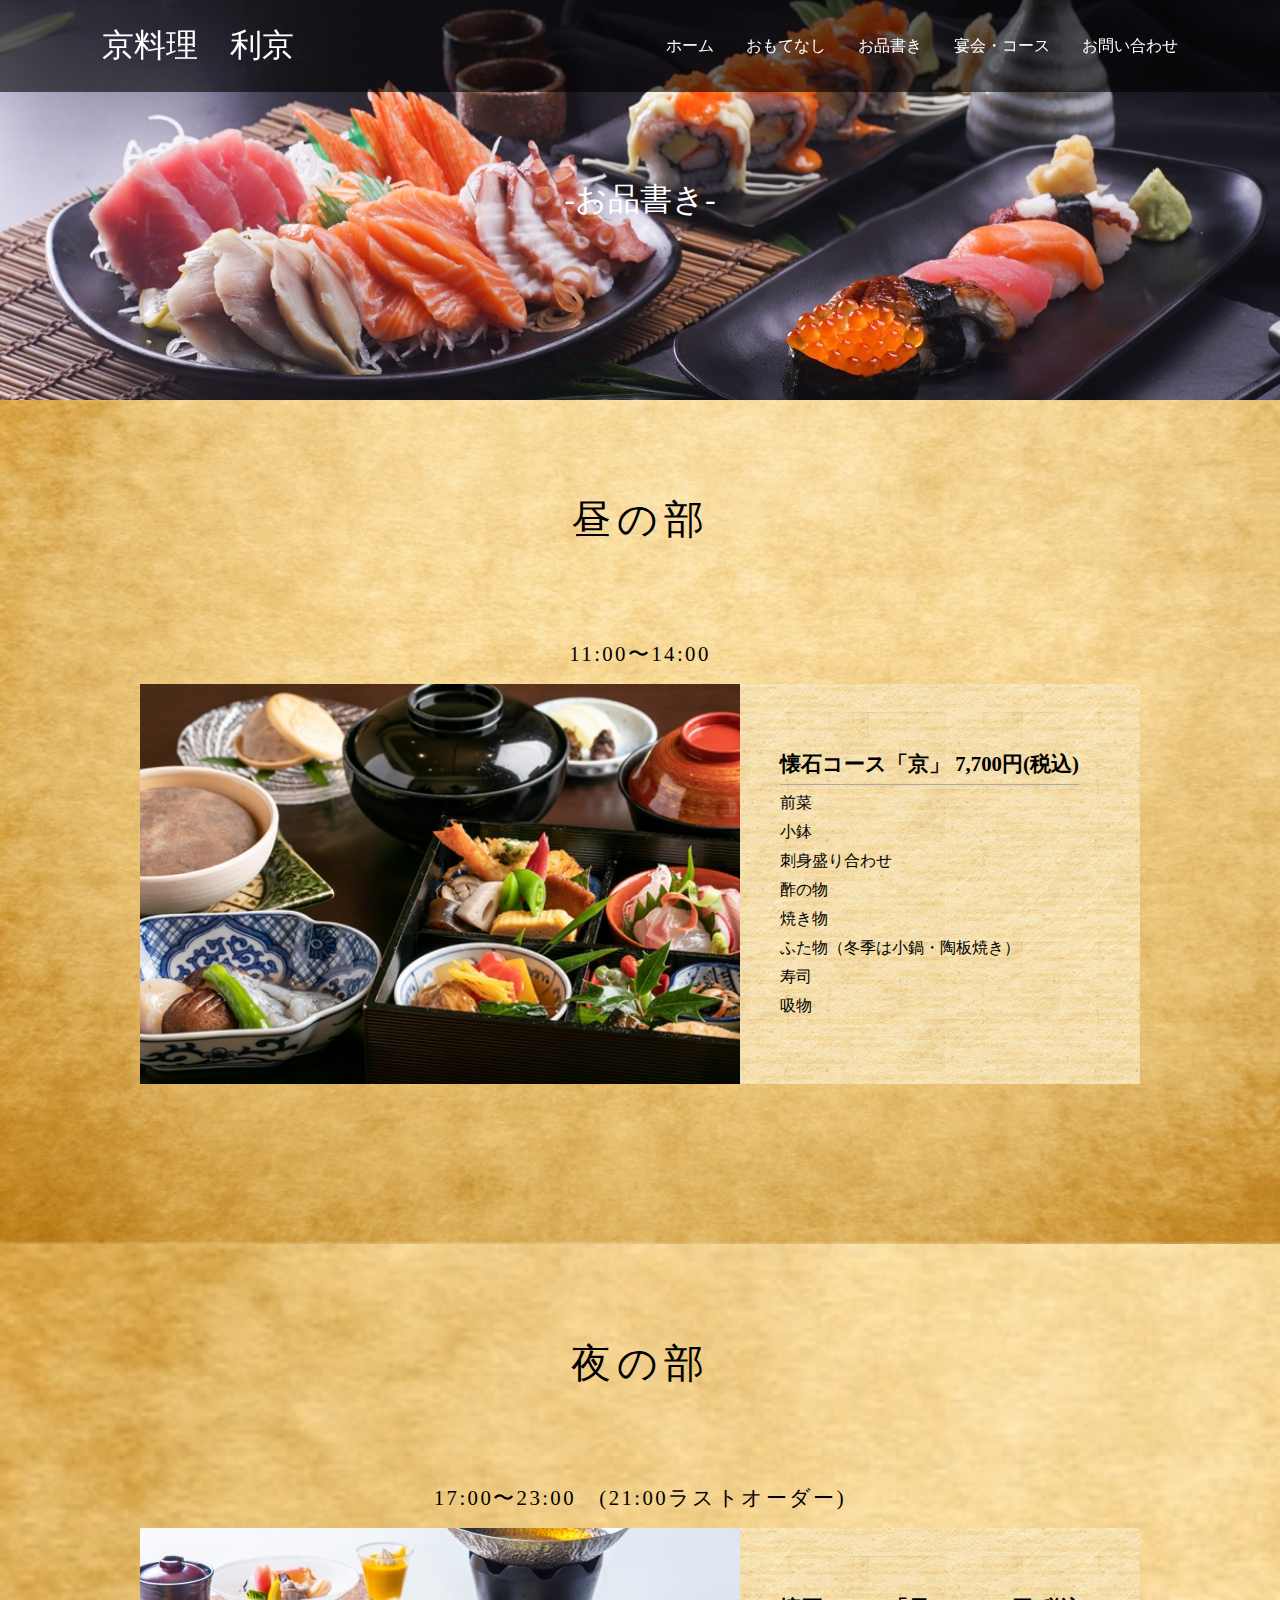
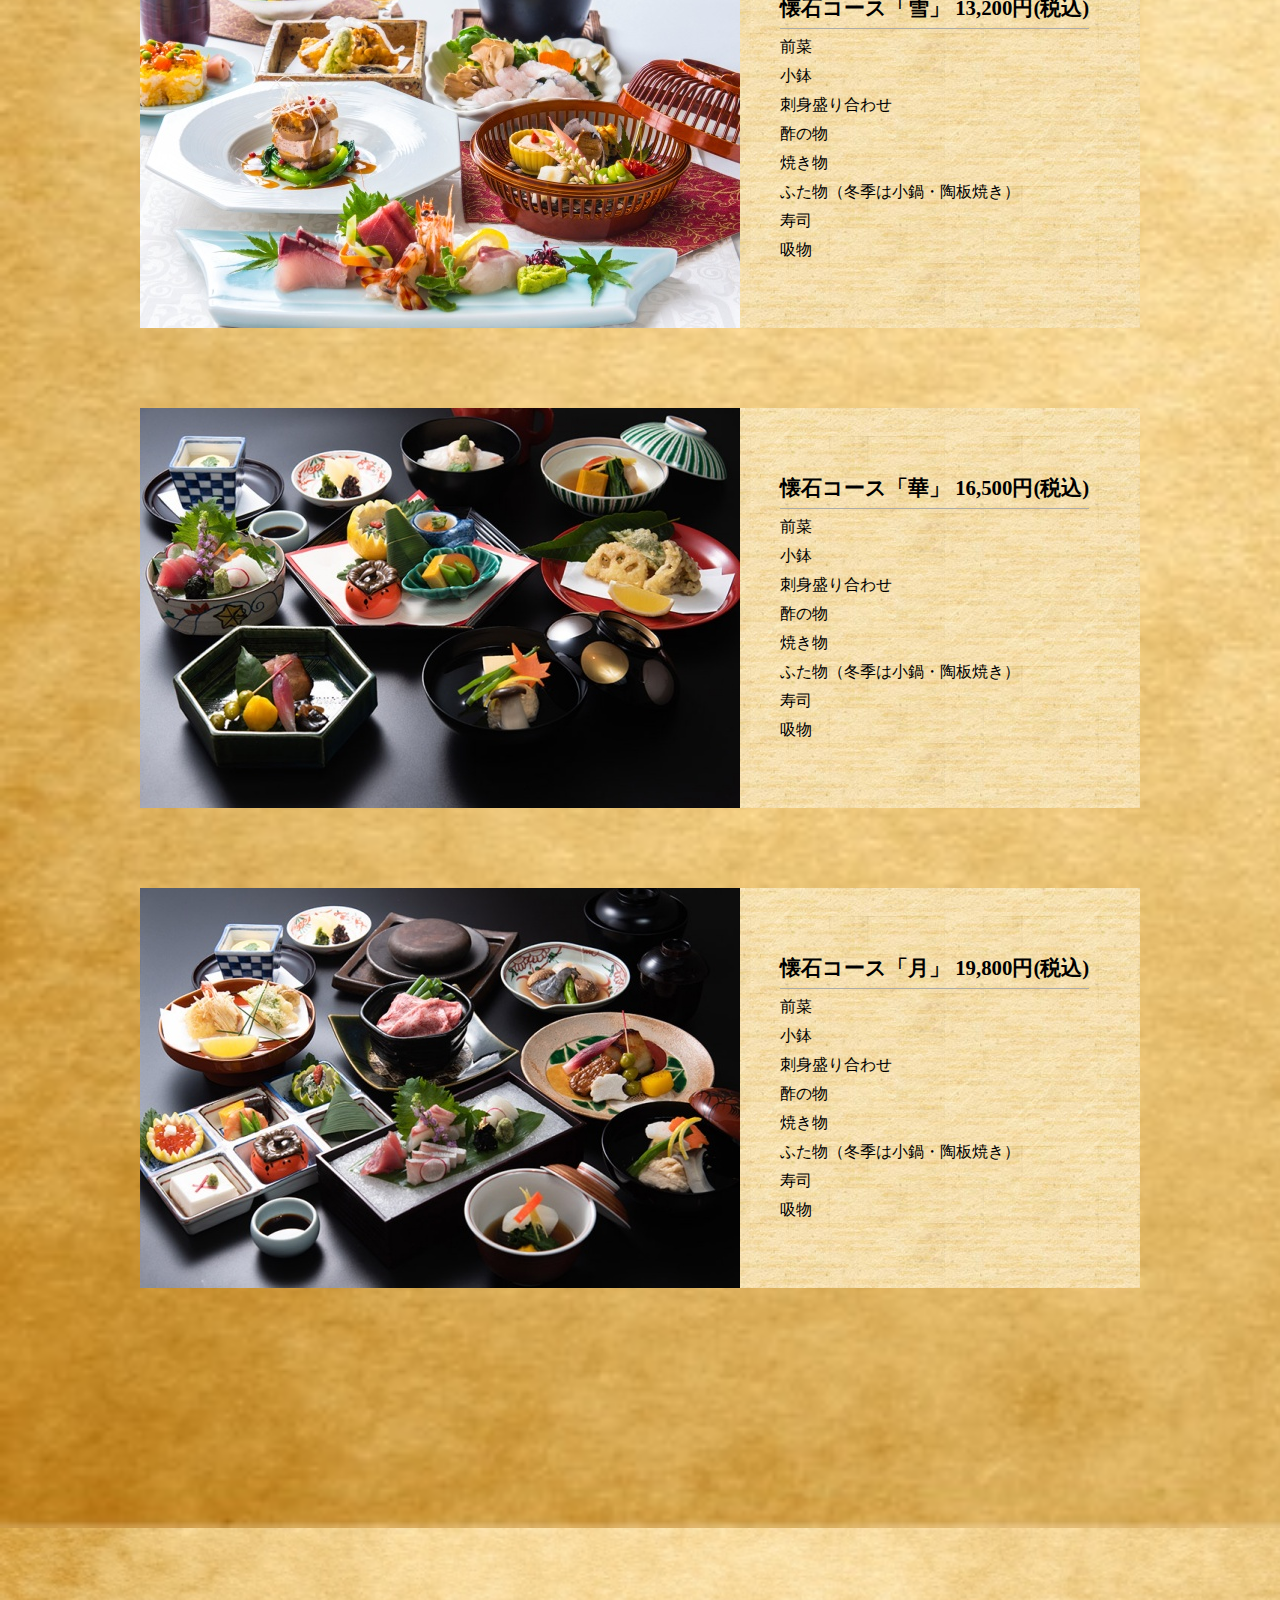
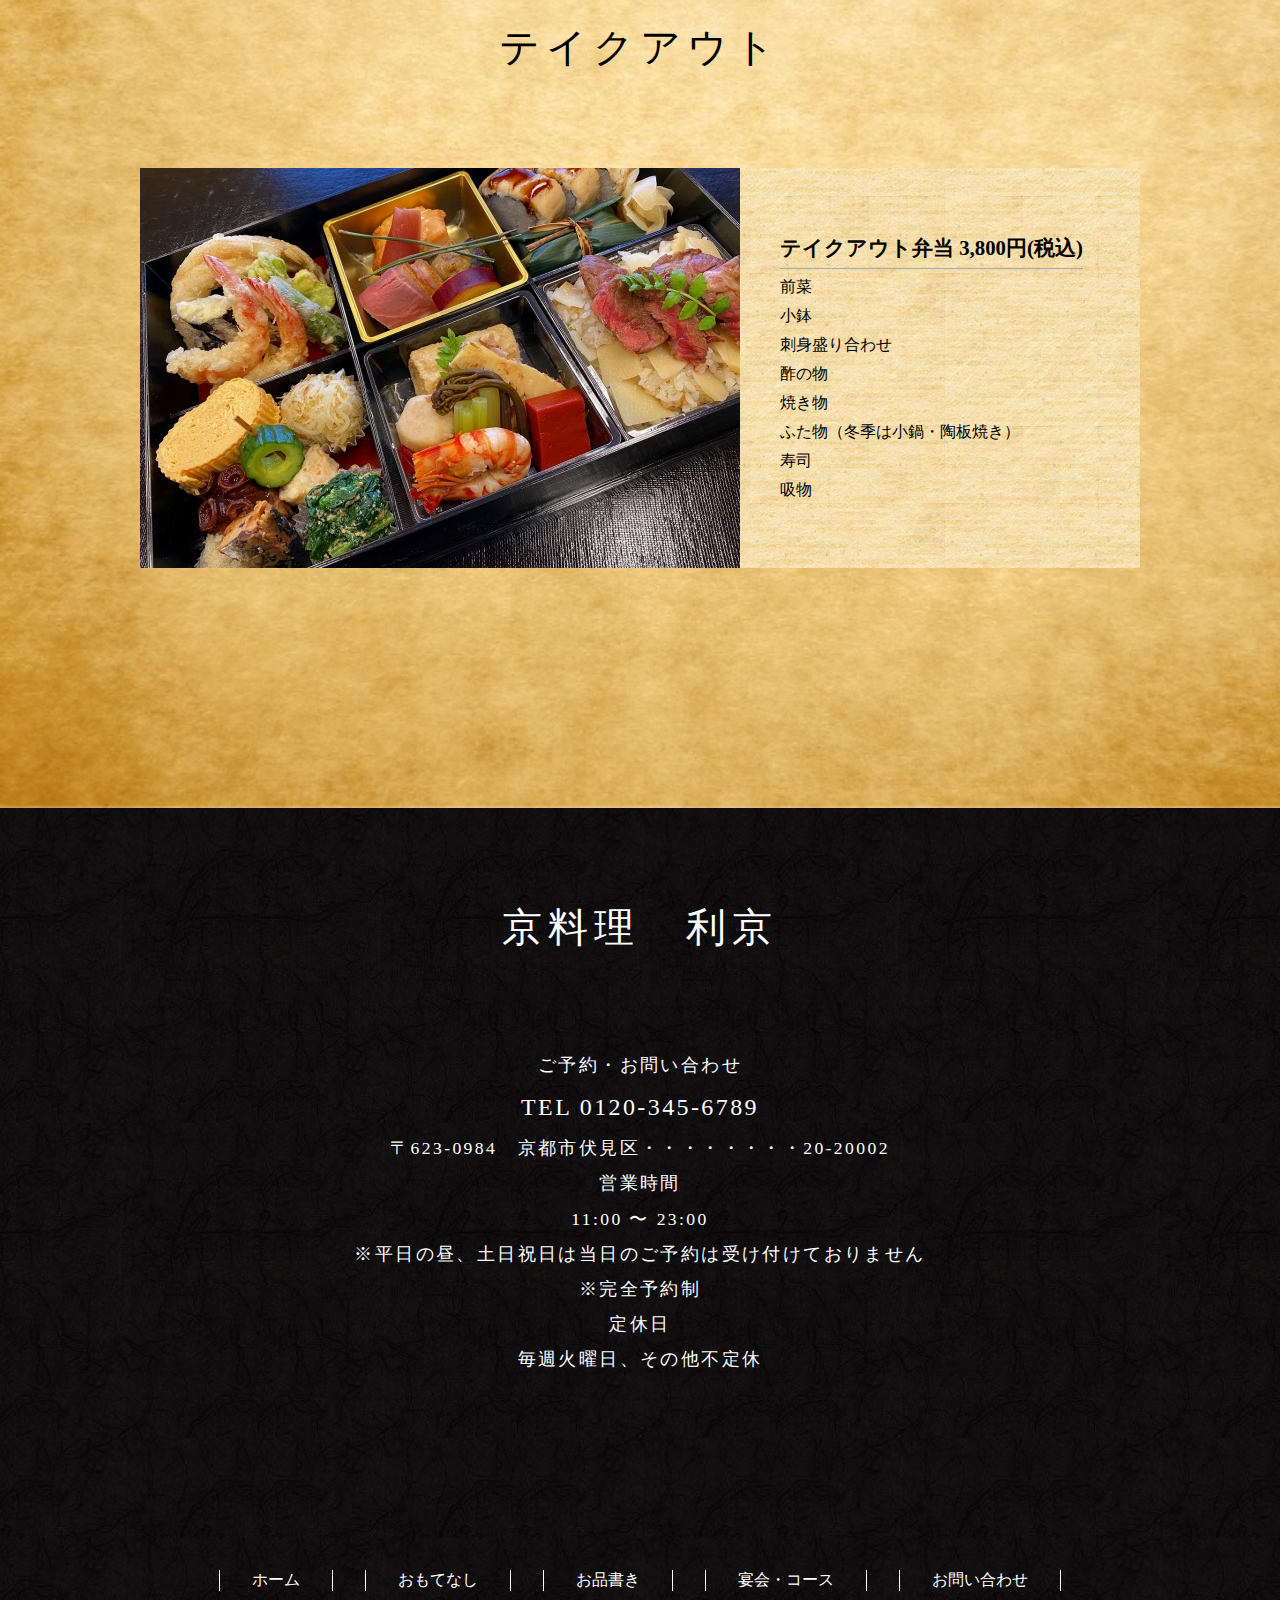
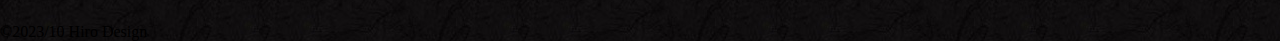
<file: menu.html>
<!DOCTYPE html>
<html lang="ja">
<head>
  <meta charset="UTF-8">
  <meta name="viewport" content="width=
  , initial-scale=1.0">
  <title>京料理　利京</title>
  <!-- google fonts -->
  <link href="https: //fonts.googleapis.com/css2? family= Noto+Serif+JP:wght@200;300;400;500;600;700;900 & display=swap" rel="stylesheet">
  <!-- font awesome -->
  <link rel="stylesheet" href="https://cdnjs.cloudflare.com/ajax/libs/font-awesome/5.15.4/css/all.min.css">
  <!-- swiper -->
  <link  rel="stylesheet" href="https://cdn.jsdelivr.net/npm/swiper@9/swiper-bundle.min.css"/>
  <link rel="stylesheet" href="style.css">
</head>
<body>
  
  <header class="header">
    <a href="" class="logo">京料理　利京</a>

    <nav class="navbar">
      <ul>
        <li><a href="index.html">ホーム</a></li>
        <li><a href="about.html">おもてなし</a></li>
        <li><a href="menu.html">お品書き</a></li>
        <li><a href="course.html">宴会・コース</a></li>
        <li><a href="contact.html">お問い合わせ</a></li>
      </ul>
    </nav>
    <div class="fa fa-bars" id="menu-btn"><span>menu</span></div>
  </header>

  <div class="visual-area">
    <img src="img/visual01.jpg" alt="">
    <p>お品書き</p>
  </div>

  <section class="menu-area">
    <h2 class="heading">昼の部</h2>
    <p>11:00〜14:00</p>
    <div class="container">
      <div class="menu">
        <div>
          <img src="img/menu14.JPEG" alt="">
        </div>
        <ul>
          <li>懐石コース「京」 7,700円(税込)</li>
          <li>前菜</li>
          <li>小鉢</li>
          <li>刺身盛り合わせ</li>
          <li>酢の物</li>
          <li>焼き物</li>
          <li>ふた物（冬季は小鍋・陶板焼き）</li>
          <li>寿司</li>
          <li>吸物</li>
        </ul>
      </div>

    </div>
  </section>

  <section class="menu-area">
    <h2 class="heading">夜の部</h2>
    <p>17:00〜23:00　<br class="sp">(21:00ラストオーダー)</p>

    <div class="container">
      <div class="menu">
        <div>
          <img src="img/menu01.jpg" alt="">
        </div>
        <ul>
          <li>懐石コース「雪」 13,200円(税込)</li>
          <li>前菜</li>
          <li>小鉢</li>
          <li>刺身盛り合わせ</li>
          <li>酢の物</li>
          <li>焼き物</li>
          <li>ふた物（冬季は小鍋・陶板焼き）</li>
          <li>寿司</li>
          <li>吸物</li>
        </ul>
      </div>

      <div class="menu">
        <div>
          <img src="img/menu04.JPEG" alt="">
        </div>
        <ul>
          <li>懐石コース「華」 16,500円(税込)</li>
          <li>前菜</li>
          <li>小鉢</li>
          <li>刺身盛り合わせ</li>
          <li>酢の物</li>
          <li>焼き物</li>
          <li>ふた物（冬季は小鍋・陶板焼き）</li>
          <li>寿司</li>
          <li>吸物</li>
        </ul>
      </div>

      <div class="menu">
        <div>
          <img src="img/menu15.JPEG" alt="">
        </div>
        <ul>
          <li>懐石コース「月」 19,800円(税込)</li>
          <!-- <li></li> -->
          <li>前菜</li>
          <li>小鉢</li>
          <li>刺身盛り合わせ</li>
          <li>酢の物</li>
          <li>焼き物</li>
          <li>ふた物（冬季は小鍋・陶板焼き）</li>
          <li>寿司</li>
          <li>吸物</li>
        </ul>
      </div>
    </div>
  </section>

  <section class="menu-area">
    <h2 class="heading">テイクアウト</h2>
    <div class="container">
      <div class="menu">
        <div>
          <img src="img/menu06.jpg" alt="">
        </div>
        <ul>
          <li>テイクアウト弁当 3,800円(税込)</li>
          <li>前菜</li>
          <li>小鉢</li>
          <li>刺身盛り合わせ</li>
          <li>酢の物</li>
          <li>焼き物</li>
          <li>ふた物（冬季は小鍋・陶板焼き）</li>
          <li>寿司</li>
          <li>吸物</li>
        </ul>
      </div>
    </div>
  </section>

  <section class="contact">
    <h2 class="heading">京料理　利京</h2>
    <div class="container">
      <div class="contact-box">
        <span>ご予約・お問い合わせ</span>
        <p>TEL 0120-345-6789</p>
        <p>〒623-0984　京都市伏見区・・・・・・・・20-20002</p>
        <span>営業時間</span>
        <p>11:00 〜 23:00</p>
        <p>※平日の昼、土日祝日は当日のご予約は受け付けておりません</p>
        <p>※完全予約制</p>
        <span>定休日</span>
        <p>毎週火曜日、その他不定休</p>
      </div>
    </div>
  </section>
 
  <footer class="footer">
    <div class="footer-area">
      <ul>
        <li><a href="index.html">ホーム</a></li>
        <li><a href="about.html">おもてなし</a></li>
        <li><a href="menu.html">お品書き</a></li>
        <li><a href="course.html">宴会・コース</a></li>
        <li><a href="contact.html">お問い合わせ</a></li>
      </ul>
    </div>
    <div class="copy">
      <p>&copy;2023/10 <span>Hiro Design</span></p>
    </div>
  </footer>

  <script src="https://cdn.jsdelivr.net/npm/swiper@9/swiper-bundle.min.js"></script>
  <script src="script.js" defer></script>
</body>
</html>
</file>
<file: style.css>
@charset "utf-8";

html, body, div, span, object, iframe,
h1, h2, h3, h4, h5, h6, p, blockquote, pre,
abbr, address, cite, code,
del, dfn, em, img, ins, kbd, q, samp,
small, strong, sub, sup, var,
b, i, a,
dl, dt, dd, ol, ul, li,
fieldset, form, label, legend, 
table, caption, tbody, tfoot, thead, tr, th, td,
article, aside, canvas, details, figcaption, figure,
footer, header, hgroup, menu, nav, section, summary,
time, mark, audio, video {
    margin:0;
    padding:0;
    border:0;
    outline:0;
    font-size: 16px;
    vertical-align:baseline;
    background:transparent;
    box-sizing: border-box;
    list-style: none;
    text-decoration: none;
}

body {
  font-family: 'Noto Serif JP', serif;
}

article,aside,details,figcaption,figure,
footer,header,hgroup,menu,nav,section {
    display:block;
}

nav ul {
    list-style:none;
}

blockquote, q {
    quotes:none;
}

blockquote:before, blockquote:after,
q:before, q:after {
    content:'';
    content:none;
}

a {
    margin:0;
    padding:0;
    font-size: 16px;
    vertical-align:baseline;
    background:transparent;
    text-decoration: none;
    color: #000;
}

/* change colours to suit your needs */
ins {
    background-color:#ff9;
    color:#000;
    text-decoration:none;
}

/* change colours to suit your needs */
mark {
    background-color:#ff9;
    color:#000;
    font-style:italic;
    font-weight:bold;
}

del {
    text-decoration: line-through;
}

abbr[title], dfn[title] {
    border-bottom:1px dotted;
    cursor:help;
}

table {
    border-collapse:collapse;
    border-spacing:0;
}

/* change border colour to suit your needs */
hr {
    display:block;
    height:1px;
    border:0;  
    border-top:1px solid #cccccc;
    margin:1em 0;
    padding:0;
}

input, select {
    vertical-align:middle;
}


/* ===================
共通設定
====================*/

html {
  scroll-behavior: smooth;
}


section {
  padding: 5rem 8% 10rem;
}

section:nth-of-type(1) {
  padding: 5rem 8%;
}

.heading {
  font-size: 2.5rem;
  line-height: 2;
  font-weight: normal;
  text-align: center;
  margin-bottom: 5rem;
  letter-spacing: .15em;
}

.container {
  width: min(1000px, 100%);
  margin: 0 auto;
}

.sp {
  display: none;
}

img {
  width: 100%;
  height: auto;
  object-fit: cover;
  vertical-align: bottom;
}

/* ===================
header
====================*/

.header {
  display: flex;
  justify-content: space-between;
  align-items: center;
  padding: 1.5rem 8%;
  position: fixed;
  top: 0;
  left: 0;
  width: 100%;
  z-index: 100;
  /* background: rgba(255, 255, 255, .4); */
  background: rgba(0, 0, 0, .6);
}

.header .logo {
  font-size: 2rem;
  /* color: #242424; */
  color: #fff;
}

.header .navbar ul {
  display: flex;
  gap: 2rem;
}

.header .navbar ul li a {
  color: #fff;
}

.header .navbar ul li a:hover {
  opacity: .5;
}


#menu-btn {
  font-size: 30px;
  text-align: center;
  color: #fff;
  /* color: #242424; */
  display: none;
}

#menu-btn span {
  display: block;
  font-size: .5rem;
}



/* ===================
visual
====================*/

.visual .swiper-wrapper {
  height: 90vh;
  width: 100%;
}

.visual .swiper-wrapper .swiper-slide {
  width: 100%;
}


.visual .swiper-wrapper .swiper-slide:nth-of-type(1) {
  background-image: url(img/visual01.jpg);
  background-repeat: no-repeat;
  background-position: center;
  background-size: cover;
}

.visual .swiper-wrapper .swiper-slide:nth-of-type(2) {
  background-image: url(img/visual02.jpg);
  background-repeat: no-repeat;
  background-position: center;
  background-size: cover;
}

.visual .swiper-wrapper .swiper-slide:nth-of-type(3) {
  background-image: url(img/visual03.jpg);
  background-repeat: no-repeat;
  background-position: center;
  background-size: cover;
}

/* .visual .swiper-wrapper .swiper-slide:nth-of-type(4) {
  background-image: url(img/visual04.jpg);
  background-repeat: no-repeat;
  background-position: center;
  background-size: cover;
} */

.visual .swiper-wrapper .sp-visual {
  display: none;
}

.visual img {
  height: 100%;
  width: 100%;
  display: block;
  object-fit: cover;
}

/* ===================
about
====================*/
.about {
  background-image: url(img/bg1.JPEG);
}

.about .container .about-container {
  display: flex;
  align-items: center;
  gap: 3rem;
}

.about .container .about-container .about-text h3 {
  font-size: 2rem;
  font-weight: normal;
  line-height: 2;
  color: #2f2f2f;
  margin-bottom: 2rem;
}

.about .container .about-container .about-text p {
  font-size: 1.2rem;
  font-weight: normal;
  line-height: 2;
  letter-spacing: .15rem;
  color: #2f2f2f;
}

.about img {
  vertical-align: bottom;
}


.about-area {
  /* background: #070000; */
  background-image: url(img/bg4.jpg);
  color: #fff;
}

.visual-area  {
  position: relative;
}

.visual-area p {
  position: absolute;
  top: 50%;
  left: 50%;
  transform: translate(-50%, -50%);
  font-size: 2rem;
  color: #fff;
}

.visual-area p::before {
  content: "-";
  top: 50%;
}

.visual-area p::after {
  content: "-";
  top: 50%;
}


.visual-area img {
  height: 400px;
}

.about-area .container .about-box  {
  display: flex;
  align-items: center;
  gap: 2rem;
  margin-bottom: 5rem;
}

.about-area .container .about-box:nth-child(odd)  {
  flex-direction: row-reverse;
}

.about-area .container .about-box h3  {
  font-size: 2.5rem;
}

.about-area .container .about-box p  {
  font-size: 1.2rem;
  line-height: 2;
  letter-spacing: .15rem;
}

.about-area .container .about-box img {
  max-width: 600px;
  width: 100%;
  height: 350px;
  object-fit: cover;
}


.about-area .banner ul {
  display: grid;
  grid-template-columns: repeat(3, 1fr);
  grid-template-rows: repeat(2,1fr);
}

.about-area .banner img {
  height: 230px;
}


/* ===================
about2
====================*/

.about2 {
  background-image: url(img/bg2.JPEG);
  background-size: cover;
}

.about2 .container .about-container {
  display: flex;
  gap: 3rem;
  align-items: center;
  margin-bottom: 5rem;
}

.about2 .container .about-container p {
  font-size: 1.1rem;
  line-height: 2;
  letter-spacing: .15rem;
  color: #2f2f2f;
}

.about2 .container a {
  display: block;
  text-align: center;
  padding: 10px;
  width: 300px;
  margin: 0 auto;
  border: solid .1rem #aaa;
  letter-spacing: .15rem;
}
.about2 .container a:hover {
  opacity: .5;
}

.about2 .container i {
  margin-right: 1rem;
}


/* ===================
menu
====================*/

.menu {
  background-image: url(img/bg3.JPEG);
}

.menu .container .box {
  display: flex;
  gap: 3rem;
}

.menu .container .box + .box {
  margin-top: 5rem;
}

.menu .container .box:nth-child(even) {
  flex-direction: row-reverse;
}

.menu .container .box .box-text {
  display: flex;
  flex-direction: column;
}

.menu .container .box .box-text .ttl {
  font-size: 2rem;
  line-height: 2;
  margin-bottom: 3rem;
  letter-spacing: .15rem;
}

.menu .container .box .box-text p {
  line-height: 2;
  letter-spacing: .15rem;
}

.menu .container .box .box-text a {
  display: block;
  text-align: center;
  padding: 10px;
  width: 300px;
  border: solid .1rem #2f2f2f;
  letter-spacing: .15rem;
}

.menu .container .box .box-text a:hover {
  opacity: .5;
}

.menu .container .box .box-text i {
  margin-right: 1rem;
}

.menu .container .box .box-text a:first-of-type {
  margin-top: 3rem;
  margin-bottom: 3rem;
}

.menu .container .box img {
  height: 350px;
  object-fit: cover;
}

/* おしながき */

.menu-area {
  /* background-image: url(img/bg11.jpg); */
  background-image: url(img/bg12.jpg);
  /* background-image: url(img/bg4.jpg); */
  /* color: #fff; */
  background-repeat: no-repeat;
  background-size: cover;
}

.menu-area .container img {
  width: 600px;
  aspect-ratio: 2 / 1;
  height: 400px;
  object-fit: cover;
}

.menu-area > p {
  text-align: center;
  font-size: 1.3rem;
  letter-spacing: .15rem;
  margin-bottom: 1rem;
}

.menu-area .container .menu {
  display: flex;
  align-items: center;
  gap: 2.5rem;
  margin-bottom: 5rem;
  /* background-image: url(img/bg4.jpg); */
}

.menu-area .container .menu li:first-child {
  font-size: 1.3rem;
  line-height: 2;
  font-weight: 700;
  margin-bottom: .5rem;
  border-bottom: .1rem solid #aaa;
}

.menu-area .container .menu li {
  margin-bottom: .5rem;
}


/* ===================
course
====================*/

.course-area {
  background-image: url(img/bg13.jpg);
  background-repeat: no-repeat;
  background-size: cover;
  /* background: #231816; */
}

.course-area .container img {
  width: 100%;
  height: 200px;
  object-fit: cover;
}

.course-area .container p {
  font-size: 1.7rem;
  font-weight: 700;
  line-height: 2;
  text-align: center;
  letter-spacing: .15rem;
}

.course-area .container .course ul {
  display: grid;
  grid-template-columns: repeat(3, 1fr);
  grid-template-rows: repeat(3, 1fr);
  gap: 2rem 1rem;
}

.course-area .container .course-list ul li {
  margin-bottom: 1.5rem;
  position: relative;
  border-bottom: .2rem solid #aaa;
}

.course-area .container .course-list ul li h3 {
  font-size: 2rem;
  line-height: 2;
  font-weight: normal;
  letter-spacing: .15rem;
}

.course-area .container .course-list ul li span{
  font-size: 2rem;
  line-height: 2;
  font-weight: normal;
  letter-spacing: .15rem;
  position: absolute;
  right: 0;
}


/* ===================
contact
====================*/
.contact {
  background-image: url(img/bg4.jpg);
}

.contact .heading {
  color: #fff;
}

.contact .container .contact-box {
  color: #fff;
  text-align: center;
}

.contact .container .contact-box span {
  font-size: 1.1rem;
  line-height: 2;
  letter-spacing: .15rem;
}


.contact .container .contact-box p {
  font-size: 1.1rem;
  line-height: 2;
  letter-spacing: .15rem;
}

.contact .container .contact-box p:first-of-type {
  font-size: 1.5rem;
  line-height: 2;
}

/* お問い合わせフォーム */
.contact-area .heading {
  color: #242424;
}

.contact-area .contact-container {
  width: min(600px, 100%);
  margin: 0 auto;
}

.contact-area p {
  font-size: 1.1rem;
  line-height: 2;
  text-align: center;
  border: .1rem solid #aaa;
  width: min(600px, 100%);
  padding: .5rem;
  margin: 0 auto;
  margin-bottom: 3rem;
  color: #242424;
}

.contact-area p span {
  font-size: 2rem;
  font-weight: 700;
  color: #B47849;
  line-height: 2;
}

.contact-area .container form > div{
  margin-bottom: 1rem;
}

.contact-area .container label {
  display: block;
  font-size: 1.1rem;
  color: #242424;
  letter-spacing: .1rem;
}
.contact-area .container label span {
  background: red;
  padding:  .1rem .2rem;
  color: #fff;
  margin-right: 1rem;
}

.contact-area .container input {
  padding: .5rem;
  width: -webkit-fill-available;
  border: none;
}

.contact-area .container .half {
  width: 30%;
}

.contact-area .container textarea {
  width: 100%;
  width: -webkit-fill-available;
  display: block;
  resize: none;
  padding: .5rem;
  border: none;
}

.contact-area .container form input:focus,
.contact-area .container form textarea:focus {
  outline: none;
}

.btn {
  all: unset;
  padding: .5rem 5rem;
  font-size: 1rem;
  background: #fff;
  color: #242424;
  display: block;
  margin: 0 auto;
  border-radius: 20px;
  cursor: pointer;
}

.btn:hover {
  background: #242424;
  color: #fff;
}

.contact-area,
.map {
  background-image: url(img/bg2.JPEG);
  background-repeat: no-repeat;
  background-size: cover;
}


.map .container iframe {
  width: 100%;
  vertical-align: bottom;
}

.contact-area .contact-container table {
  width: min(600px, 100%);
}

.contact-area .contact-container table tr {
  display: table-row;
}


.contact-area .contact-container table th {
  font-weight: normal;
  padding: .5rem 1.1rem;
  border: .1rem solid #fff;
  border-collapse: collapse;
  vertical-align: middle; /*中央寄せ*/
}
.contact-area .contact-container table td {
  border: .1rem solid #fff;
  border-collapse: collapse;
  padding: .5rem;
}

.policy-area {
  background-image: url(img/bg4.jpg);
  color: #fff;
}

.policy-area h3 {
  font-size: 1.2rem;
  line-height: 2;
  text-align: center;
  margin-bottom: 1.2rem;
  letter-spacing: .15rem;
}

.policy-area .contact-container:first-of-type {
  margin-bottom: 2rem;
}

.policy-area .contact-container ul li {
  font-size: 1.1rem;
  line-height: 2;
}

/* ===================
footer
====================*/
.footer {
  background-image: url(img/bg4.jpg);
}

.footer .footer-area ul {
  display: flex;
  gap: 2rem;
  justify-content: center;
  padding: 2rem 8%;
  align-items: center;
}

.footer .footer-area ul li {
  border-left: .1rem solid #fff;
  border-right: .1rem solid #fff;
  padding: 0 2rem;
}

.footer .footer-area ul li a {
  color: #fff;
  display: block;
}

.footer .footer-area ul li a:hover {
  opacity: .5;
}

/* ===================
レスポンシブ対応
====================*/
@media (max-width: 479px) {

  html {
    font-size: 14px;
  }
  

  section {
    padding: 5rem 8%;
  }

  .heading {
    font-size: 1.7rem;
    margin-bottom: 1.5rem;
  }

  #menu-btn {
    display: block;
  }

  .header .navbar {
    position: absolute;
    top: 100%;
    right: -100%;
    background: rgba(0, 0, 0, .6);
    width: 20rem;
  }

  .header .navbar ul {
    flex-direction: column;
    gap: 0;
  }

  .header .navbar ul li {
    padding: 2rem;
    border-bottom: .1rem solid #fff;
  }

  .header .navbar ul li:last-of-type {
    border-bottom: none;
  }

  .header .navbar ul li a {
    font-size: 18px;
    color: #fff;
  }

  .header .navbar.active {
    right: 0;
  }

  .visual .swiper-wrapper {
    height: 70vh;
  }
  .visual .swiper-wrapper .swiper-slide {
    display: none;
  }

  .visual .swiper-wrapper .sp-visual {
    display: block;
  }

  .about .container .about-container {
    flex-direction: column;
  }

  .about .container .about-container .about-text h3 {
    font-size: 1.7rem;
    text-align: center;
    margin-bottom: 1.5rem;
  }

  .about2 .container .about-container {
    flex-direction: column;
  }

  .about2 .container a {
    width: 100%;
  }

  .menu .container .box {
    flex-direction: column;
  }

  .menu .container .box:nth-child(even) {
    flex-direction: column;
  }

  .menu .container .box .box-text .ttl {
    text-align: center;
    margin-bottom: 1.5rem;
  }

  .menu .container .box .box-text a {
    width: 100%;
  }

  /* おもてなしページ */
 
  .about-area .container .about-box {
    flex-direction: column;
  }

  .about-area .container .about-box:nth-child(odd) {
    flex-direction: column;
  }

  .about-area .banner ul {
    grid-template-columns: auto;
  }

  /* お品書き */

  .sp {
    display: block;
  }

  .menu-area .container img {
    width: 100%;
    height: 200px;
  }

  .menu-area .container .menu {
    flex-direction: column;
    padding-bottom: 2rem;
  }

  /* 懐石・コース */
  .course-area .container .course ul {
    grid-template-columns: auto;
  }
  .course-area .container .course-list ul li span {
    position: static;
  }

  /* お問い合わせ */
  .contact-area .container .half {
    width: 45%;
  }

  .footer .footer-area ul {
    flex-direction: column;
    gap: 0;
  }

  .footer .footer-area ul li {
    border: none;
    padding: 1rem;
    width: 100%;
  }

  .footer .footer-area ul li a {
    display: block;
    text-align: center;
  }

  .footer .copy {
    color: #fff;
    text-align: center;
    padding: 1rem;
    border-top: .1rem solid #666;
  }
}


@media (min-width: 480px) and (max-width: 767px) {

  #menu-btn {
    display: block;
  }

  .header .navbar {
    position: absolute;
    top: 100%;
    right: -100%;
    background: rgba(0, 0, 0, .6);
    width: 20rem;
  }

  .header .navbar ul {
    flex-direction: column;
    gap: 0;
  }

  .header .navbar ul li {
    padding: 2rem;
    border-bottom: .1rem solid #fff;
  }

  .header .navbar ul li:last-of-type {
    border-bottom: none;
  }

  .header .navbar ul li a {
    font-size: 18px;
    color: #fff;
  }


  .header .navbar.active {
    right: 0;
  }

  .about .container .about-container {
    flex-direction: column;
  }

  .about .container .about-container .about-text h3 {
    text-align: center;
  }

  .about2 .container .about-container {
    flex-direction: column;
  }

  /* about-menu */
  .about-area .container .about-box {
    flex-direction: column;
  }
  
  .about-area .container .about-box:nth-child(odd) {
    flex-direction: column;
  }

  .menu .container .box {
    flex-direction: column;
    text-align: center;
  }

  .menu .container .box .box-text a {
    margin: 0 auto;
  }

  .menu .container .box:nth-child(even) {
    flex-direction: column;
  }

  /* おもてなしページ */
  .about-area .container .about-box:nth-child(odd) {
    flex-direction: column;
  }

  /* お品書き */
  .menu-area .container img {
    width: 100%;
  }

  .menu-area .container .menu {
    flex-direction: column;
    padding-bottom: 2rem;
  }

  /* 懐石・コース */
  .course-area .container .course ul {
    grid-template-columns: repeat(2, 1fr);
  }

  .footer .footer-area ul {
    gap: 0;
    justify-content: space-between;
  }


  .footer .footer-area ul li {
    border: none;
    padding: 1rem;
  }
}

@media (min-width: 768px) and (max-width: 1024px) {


  #menu-btn {
    display: block;
  }

  .header .navbar {
    position: absolute;
    top: 100%;
    right: -100%;
    background: rgba(0, 0, 0, .6);
    width: 20rem;
  }

  .header .navbar ul {
    flex-direction: column;
    gap: 0;
  }

  .header .navbar ul li {
    padding: 2rem;
    border-bottom: .1rem solid #fff;
  }

  .header .navbar ul li:last-of-type {
    border-bottom: none;
  }

  .header .navbar ul li a {
    font-size: 18px;
    color: #fff;
  }


  .header .navbar.active {
    right: 0;
  }

  .about .container .about-container {
    flex-direction: column;
  }

  .about2 .container .about-container {
    flex-direction: column;
  }

  .menu .container .box {
    flex-direction: column;
  }

  .menu .container .box:nth-child(even) {
    flex-direction: column;
  }


  /* おもてなしページ */
  .about-area .container .about-box {
    flex-direction: column;
  }

  .about-area .container .about-box:nth-child(odd) {
    flex-direction: column;
  }

  /* お品書き */
  .menu-area .container .menu {
    flex-direction: column;
    padding-bottom: 2rem;
  }

  .menu-area .container img {
    width: 100%;
  }

  .footer .footer-area ul {
    gap: 0;
    justify-content: space-between;
  }

  .footer .footer-area ul li {
    border: none;
    padding: 1rem;
  }
}

/* ===================

====================*/

/* ===================

====================*/

/* ===================

====================*/
</file>
